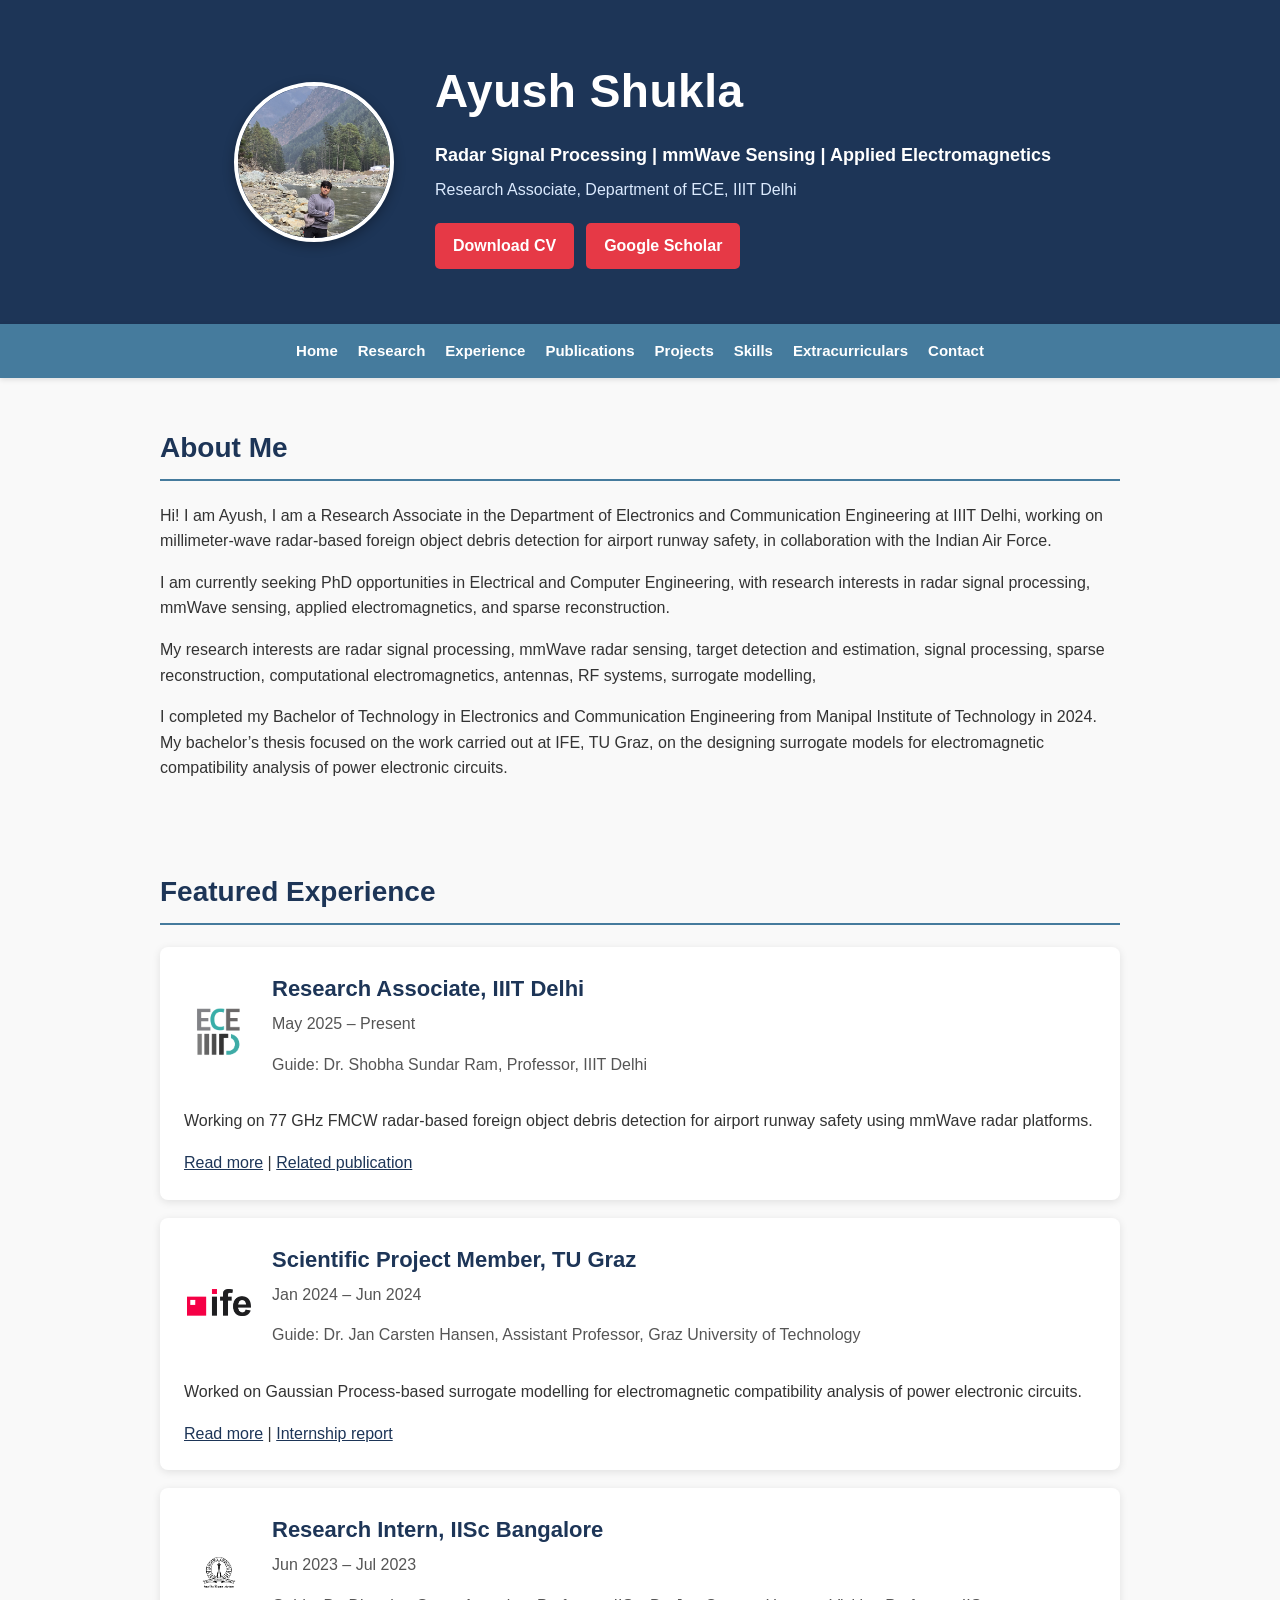
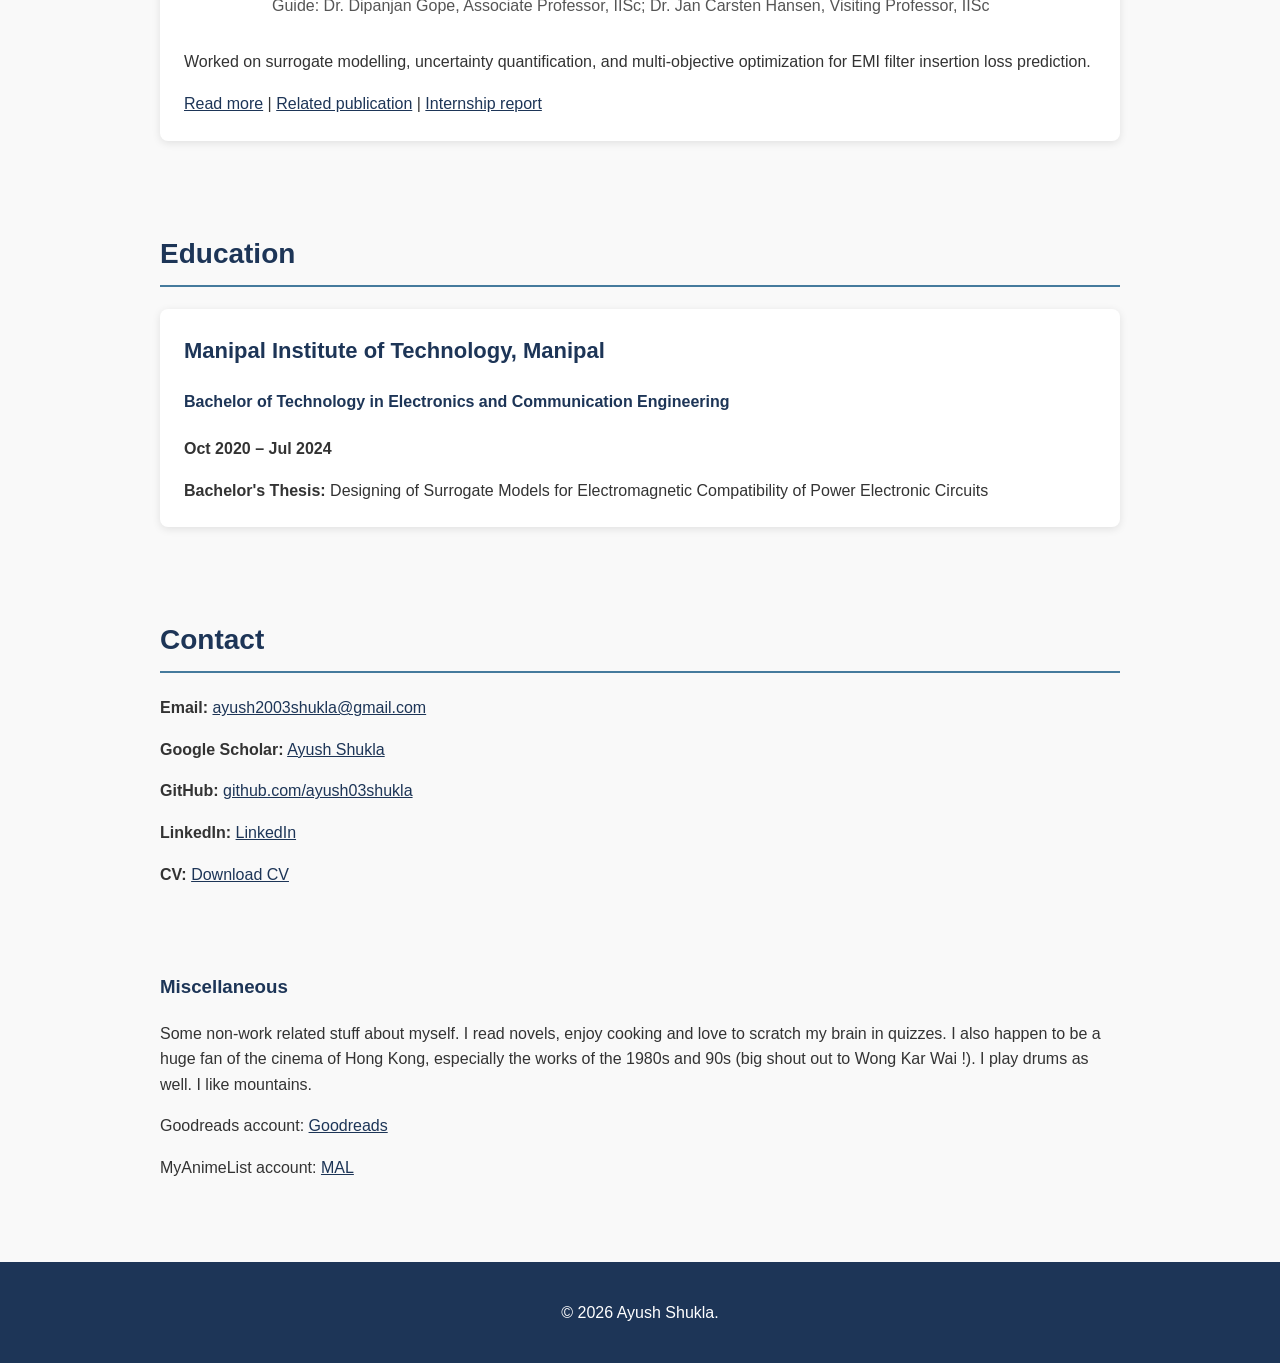
<file: index.html>
<!DOCTYPE html>
<html lang="en">
<head>
  <meta charset="UTF-8" />
  <meta name="viewport" content="width=device-width, initial-scale=1.0" />

  <title>Ayush Shukla | Radar & Electromagnetics Research</title>

  <meta
    name="description"
    content="Personal research website of Ayush Shukla, focused on radar signal processing, mmWave sensing, applied electromagnetics, and sparse reconstruction."
  />

  <link rel="stylesheet" href="style.css" />
</head>

<body>

  <!-- Header / Home -->
  <header id="home">
    <div class="header-content">

      <div class="profile-photo-container">
        <img
          src="Assets/profile_pic_Ayush.JPEG"
          alt="Ayush Shukla"
          class="profile-photo"
        />
      </div>

      <div class="header-text">
        <h1>Ayush Shukla</h1>

        <p class="tagline">
          Radar Signal Processing | mmWave Sensing | Applied Electromagnetics
        </p>

        <p class="header-subtitle">
          Research Associate, Department of ECE, IIIT Delhi
        </p>

        <div class="header-buttons">
          <a href="Assets/CV_ShuklaAyush.pdf" target="_blank">Download CV</a>
          <a href="https://scholar.google.com/citations?user=vXJbNUUAAAAJ&hl=en" target="_blank" class="top-btn scholar-btn"> Google Scholar </a>
         <!-- 
          <a href="research.html">Research</a>
          <a href="publication.html">Publications</a>
          <a href="projects.html">Projects</a>
         -->
        </div>
      </div>

    </div>
  </header>

  <!-- Navigation -->
  <nav>
    <a href="index.html">Home</a>
    <a href="research.html">Research</a>
    <a href="experience.html">Experience</a>
    <a href="publication.html">Publications</a>
    <a href="projects.html">Projects</a>
    <a href="skills.html">Skills</a>
    <a href="extra.html">Extracurriculars</a>
    <a href="#contact">Contact</a>
  </nav>

  <!-- About -->
  <section id="about">
    <h2>About Me</h2>

    <p>
      Hi! I am Ayush, I am a Research Associate in the Department of Electronics and Communication
      Engineering at IIIT Delhi, working on millimeter-wave radar-based foreign
      object debris detection for airport runway safety, in collaboration with the Indian Air Force.
    </p>
    <p>
      I am currently seeking PhD opportunities in Electrical and Computer Engineering,
      with research interests in radar signal processing, mmWave sensing, applied
      electromagnetics, and sparse reconstruction.
    </p>

    <p>
      My research interests are radar signal processing, mmWave radar sensing,
      target detection and estimation, signal processing, sparse reconstruction,
      computational electromagnetics, antennas, RF systems, surrogate modelling, 
    </p>

    <p>
      I completed my Bachelor of Technology in Electronics and Communication Engineering from
      Manipal Institute of Technology in 2024. My bachelor’s thesis focused on the work carried out at IFE, TU Graz, on the 
      designing surrogate models for electromagnetic compatibility analysis of
      power electronic circuits.
    </p>
  </section>

  <!-- Featured Experience -->
    <!-- Featured Experience -->
  <section id="featured-experience">
    <h2>Featured Experience</h2>
  
    <div class="exp-block">
      <div class="experience-header">
        <div class="logo-box">
          <img src="Assets/ECE_logo_3.png" alt="ECE logo" class="org-logo" />
        </div>
  
        <div>
          <h3>Research Associate, IIIT Delhi</h3>
          <h4>May 2025 – Present</h4>
          <h4>Guide: Dr. Shobha Sundar Ram, Professor, IIIT Delhi</h4>
        </div>
      </div>
  
      <p>
        Working on 77 GHz FMCW radar-based foreign object debris detection for
        airport runway safety using mmWave radar platforms.
      </p>
  
      <p>
        <a href="experience.html#iiitd">Read more</a>
        |
        <a href="publication.html#radarconf2026">Related publication</a>
      </p>
    </div>
  
    <div class="exp-block">
      <div class="experience-header">
        <div class="logo-box">
          <img src="Assets/IFE.png" alt="TU Graz logo" class="org-logo" />
        </div>
  
        <div>
          <h3>Scientific Project Member, TU Graz</h3>
          <h4>Jan 2024 – Jun 2024</h4>
          <h4>Guide: Dr. Jan Carsten Hansen, Assistant Professor, Graz University of Technology</h4>
        </div>
      </div>
  
      <p>
        Worked on Gaussian Process-based surrogate modelling for electromagnetic
        compatibility analysis of power electronic circuits.
      </p>
  
      <p>
        <a href="experience.html#tugraz">Read more</a>
        |
        <a href="Assets/finalreport.pdf" target="_blank">Internship report</a>
      </p>
    </div>
  
    <div class="exp-block">
      <div class="experience-header">
        <div class="logo-box">
          <img
            src="Assets/IISc_Master_Seal_Black_Transparent.png"
            alt="IISc Bangalore logo"
            class="org-logo"
          />
        </div>
  
        <div>
          <h3>Research Intern, IISc Bangalore</h3>
          <h4>Jun 2023 – Jul 2023</h4>
          <h4>Guide: Dr. Dipanjan Gope, Associate Professor, IISc; Dr. Jan Carsten Hansen, Visiting Professor, IISc</h4>
        </div>
      </div>
  
      <p>
        Worked on surrogate modelling, uncertainty quantification, and
        multi-objective optimization for EMI filter insertion loss prediction.
      </p>
  
      <p>
        <a href="experience.html#iisc">Read more</a>
        |
        <a href="publication.html#edaps2023">Related publication</a>
        |
        <a href="Assets/200907282_itr_final.pdf" target="_blank">Internship report</a>
      </p>
    </div>
  </section>
    <!-- Education -->
  <section id="education">
    <h2>Education</h2>
  
    <div class="project">
      <h3>Manipal Institute of Technology, Manipal</h3>
      <h4>Bachelor of Technology in Electronics and Communication Engineering</h4>
  
      <p>
        <strong>Oct 2020 – Jul 2024</strong>
      </p>
  
  
      <p>
        <strong>Bachelor's Thesis:</strong> Designing of Surrogate Models for
        Electromagnetic Compatibility of Power Electronic Circuits
      </p>
    </div>
  </section>
  <!-- Contact -->
  <section id="contact">
    <h2>Contact</h2>
    <p>
      <strong>Email:</strong>
      <a href="mailto:ayush2003shukla@gmail.com">ayush2003shukla@gmail.com</a>
    </p>
    <p>
      <strong>Google Scholar:</strong>
      <a href="https://scholar.google.com/citations?user=vXJbNUUAAAAJ&hl=en">Ayush Shukla</a>
    </p>
    <p>
      <strong>GitHub:</strong>
      <a href="https://github.com/ayush03shukla" target="_blank">
        github.com/ayush03shukla
      </a>
    </p>

    <p>
      <strong>LinkedIn:</strong>
      <a href="https://www.linkedin.com/in/ayushshukla1/" target="_blank">
        LinkedIn
      </a>
    </p>

    <p>
      <strong>CV:</strong>
      <a href="Assets/CV_ShuklaAyush.pdf" target="_blank">
        Download CV
      </a>
    </p>
  </section>

  <!-- Contact -->
  <section id="Misc">
    <h3>Miscellaneous</h3>

    <p>
    Some non-work related stuff about myself. I read novels, enjoy cooking and love to scratch my brain in quizzes. I also happen to be a huge fan of the cinema of Hong Kong, especially the works of 
    the 1980s and 90s (big shout out to Wong Kar Wai !). I play drums as well. I like mountains. 
    </p>
    <p>
    Goodreads account: 
    <a href="https://www.goodreads.com/user/show/194650435-ayush-shukla" target="_blank">
        Goodreads
    </a>
    </p>
      <p>
    MyAnimeList account: 
    <a href="https://myanimelist.net/profile/ravanxd" target="_blank">
        MAL
    </a>
    </p>
  </section>

  <footer>
    <p>© 2026 Ayush Shukla.</p>
  </footer>

</body>
</html>
</file>
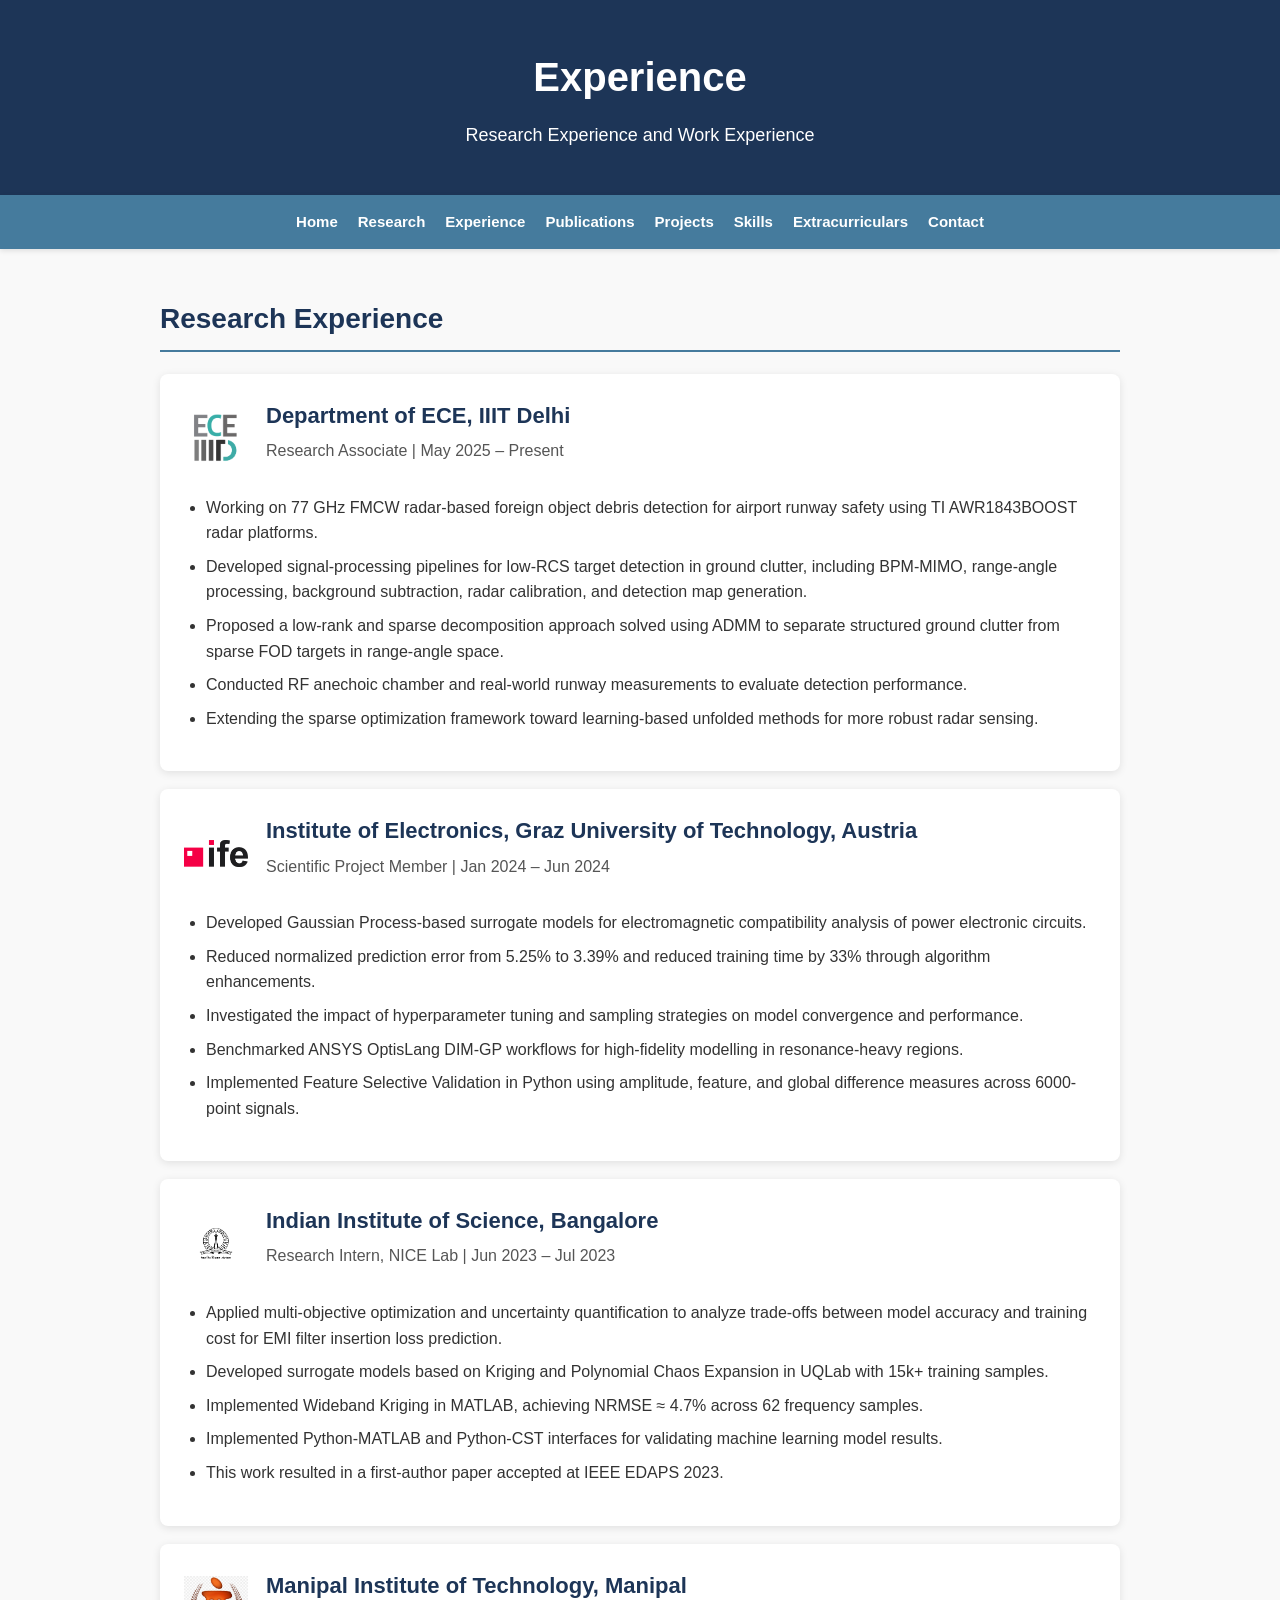
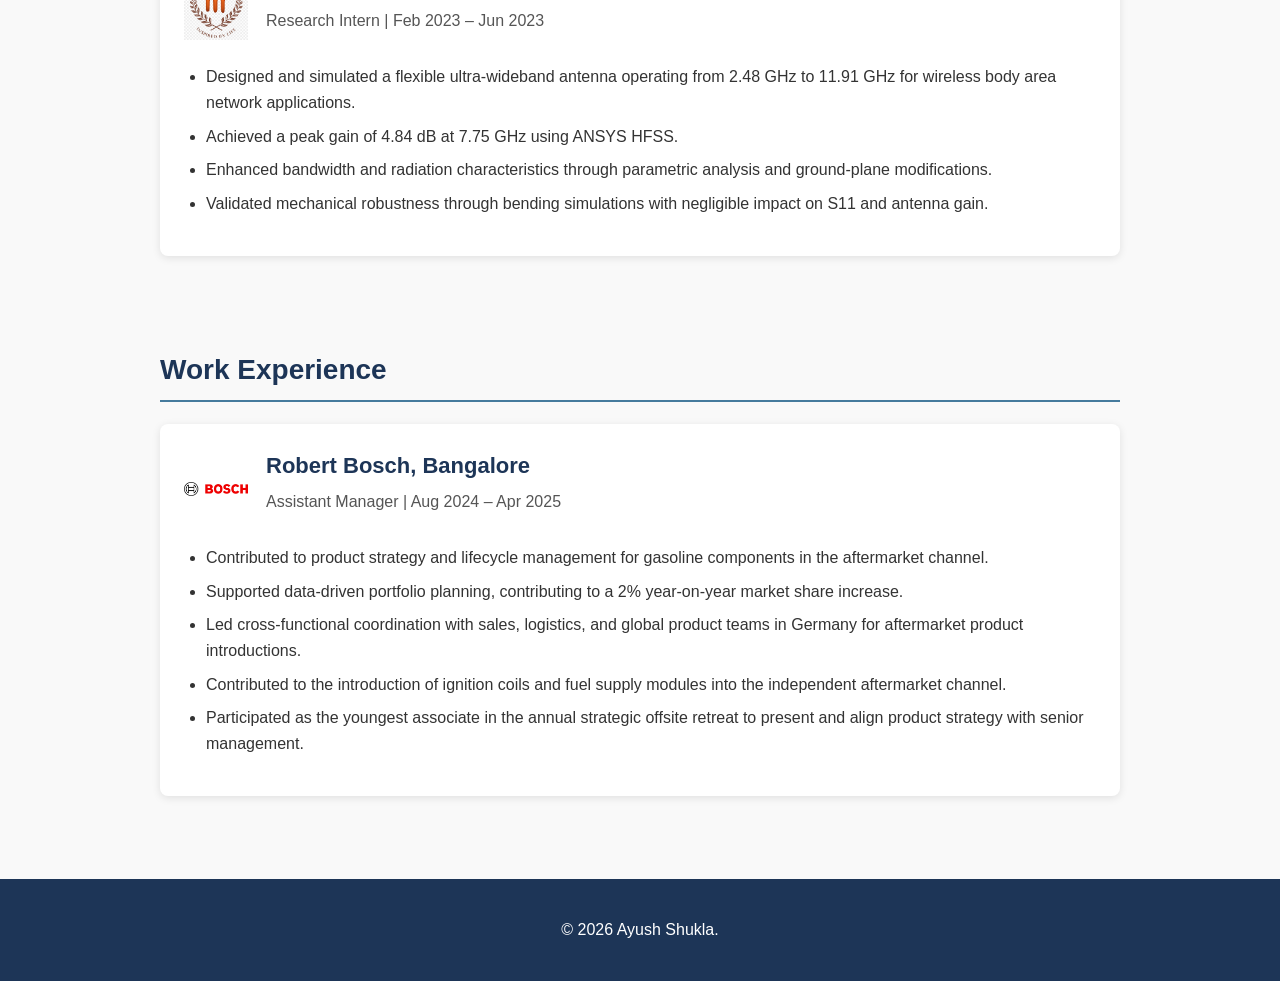
<file: experience.html>
<!DOCTYPE html>
<html lang="en">
<head>
  <meta charset="UTF-8" />
  <meta name="viewport" content="width=device-width, initial-scale=1.0" />

  <title>Experience | Ayush Shukla</title>
  <link rel="stylesheet" href="style.css" />
</head>

<body>

  <header class="page-header">
    <h1>Experience</h1>
    <p>Research Experience and Work Experience</p>
  </header>

  <nav>
    <a href="index.html">Home</a>
    <a href="research.html">Research</a>
    <a href="experience.html">Experience</a>
    <a href="publication.html">Publications</a>
    <a href="projects.html">Projects</a>
    <a href="skills.html">Skills</a>
    <a href="extra.html">Extracurriculars</a>
    <a href="index.html#contact">Contact</a>
  </nav>

  <section>
    <h2>Research Experience</h2>

    <div id="iiitd" class="exp-block">
      <div class="experience-header">
        <img src="Assets/ECE_logo_3.png" alt="IIIT Delhi logo" class="org-logo" />

        <div>
          <h3>Department of ECE, IIIT Delhi</h3>
          <h4>Research Associate | May 2025 – Present</h4>
        </div>
      </div>

      <ul>
        <li>
          Working on 77 GHz FMCW radar-based foreign object debris detection for
          airport runway safety using TI AWR1843BOOST radar platforms.
        </li>
        <li>
          Developed signal-processing pipelines for low-RCS target detection in
          ground clutter, including BPM-MIMO, range-angle processing, background
          subtraction, radar calibration, and detection map generation.
        </li>
        <li>
          Proposed a low-rank and sparse decomposition approach solved using ADMM
          to separate structured ground clutter from sparse FOD targets in
          range-angle space.
        </li>
        <li>
          Conducted RF anechoic chamber and real-world runway measurements to
          evaluate detection performance.
        </li>
        <li>
          Extending the sparse optimization framework toward learning-based
          unfolded methods for more robust radar sensing.
        </li>
      </ul>
    </div>

    <div id="tugraz" class="exp-block">
      <div class="experience-header">
        <img src="Assets/IFE.png" alt="TU Graz logo" class="org-logo" />

        <div>
          <h3>Institute of Electronics, Graz University of Technology, Austria</h3>
          <h4>Scientific Project Member | Jan 2024 – Jun 2024</h4>
        </div>
      </div>

      <ul>
        <li>
          Developed Gaussian Process-based surrogate models for electromagnetic
          compatibility analysis of power electronic circuits.
        </li>
        <li>
          Reduced normalized prediction error from 5.25% to 3.39% and reduced
          training time by 33% through algorithm enhancements.
        </li>
        <li>
          Investigated the impact of hyperparameter tuning and sampling
          strategies on model convergence and performance.
        </li>
        <li>
          Benchmarked ANSYS OptisLang DIM-GP workflows for high-fidelity
          modelling in resonance-heavy regions.
        </li>
        <li>
          Implemented Feature Selective Validation in Python using amplitude,
          feature, and global difference measures across 6000-point signals.
        </li>
      </ul>
    </div>

    <div id="iisc" class="exp-block">
      <div class="experience-header">
        <img src="Assets/IISc_Master_Seal_Black_Transparent.png" alt="IISc Bangalore logo" class="org-logo" />

        <div>
          <h3>Indian Institute of Science, Bangalore</h3>
          <h4>Research Intern, NICE Lab | Jun 2023 – Jul 2023</h4>
        </div>
      </div>

      <ul>
        <li>
          Applied multi-objective optimization and uncertainty quantification to
          analyze trade-offs between model accuracy and training cost for EMI
          filter insertion loss prediction.
        </li>
        <li>
          Developed surrogate models based on Kriging and Polynomial Chaos
          Expansion in UQLab with 15k+ training samples.
        </li>
        <li>
          Implemented Wideband Kriging in MATLAB, achieving NRMSE ≈ 4.7% across
          62 frequency samples.
        </li>
        <li>
          Implemented Python-MATLAB and Python-CST interfaces for validating
          machine learning model results.
        </li>
        <li>
          This work resulted in a first-author paper accepted at IEEE EDAPS 2023.
        </li>
      </ul>
    </div>

    <div id="mit" class="exp-block">
      <div class="experience-header">
        <img src="Assets/manipal_logo.jpg" alt="Manipal Institute of Technology logo" class="org-logo" />

        <div>
          <h3>Manipal Institute of Technology, Manipal</h3>
          <h4>Research Intern | Feb 2023 – Jun 2023</h4>
        </div>
      </div>

      <ul>
        <li>
          Designed and simulated a flexible ultra-wideband antenna operating from
          2.48 GHz to 11.91 GHz for wireless body area network applications.
        </li>
        <li>
          Achieved a peak gain of 4.84 dB at 7.75 GHz using ANSYS HFSS.
        </li>
        <li>
          Enhanced bandwidth and radiation characteristics through parametric
          analysis and ground-plane modifications.
        </li>
        <li>
          Validated mechanical robustness through bending simulations with
          negligible impact on S11 and antenna gain.
        </li>
      </ul>
    </div>
  </section>

  <section>
    <h2>Work Experience</h2>

    <div id="bosch" class="exp-block">
      <div class="experience-header">
        <img src="Assets/Bosch_logo.png" alt="Bosch logo" class="org-logo" />

        <div>
          <h3>Robert Bosch, Bangalore</h3>
          <h4>Assistant Manager | Aug 2024 – Apr 2025</h4>
        </div>
      </div>

      <ul>
        <li>
          Contributed to product strategy and lifecycle management for gasoline
          components in the aftermarket channel.
        </li>
        <li>
          Supported data-driven portfolio planning, contributing to a 2% year-on-year
          market share increase.
        </li>
        <li>
          Led cross-functional coordination with sales, logistics, and global
          product teams in Germany for aftermarket product introductions.
        </li>
        <li>
          Contributed to the introduction of ignition coils and fuel supply modules
          into the independent aftermarket channel.
        </li>
        <li>
          Participated as the youngest associate in the annual strategic offsite
          retreat to present and align product strategy with senior management.
        </li>
      </ul>
    </div>
  </section>

  <footer>
    <p>© 2026 Ayush Shukla.</p>
  </footer>

</body>
</html>
</file>
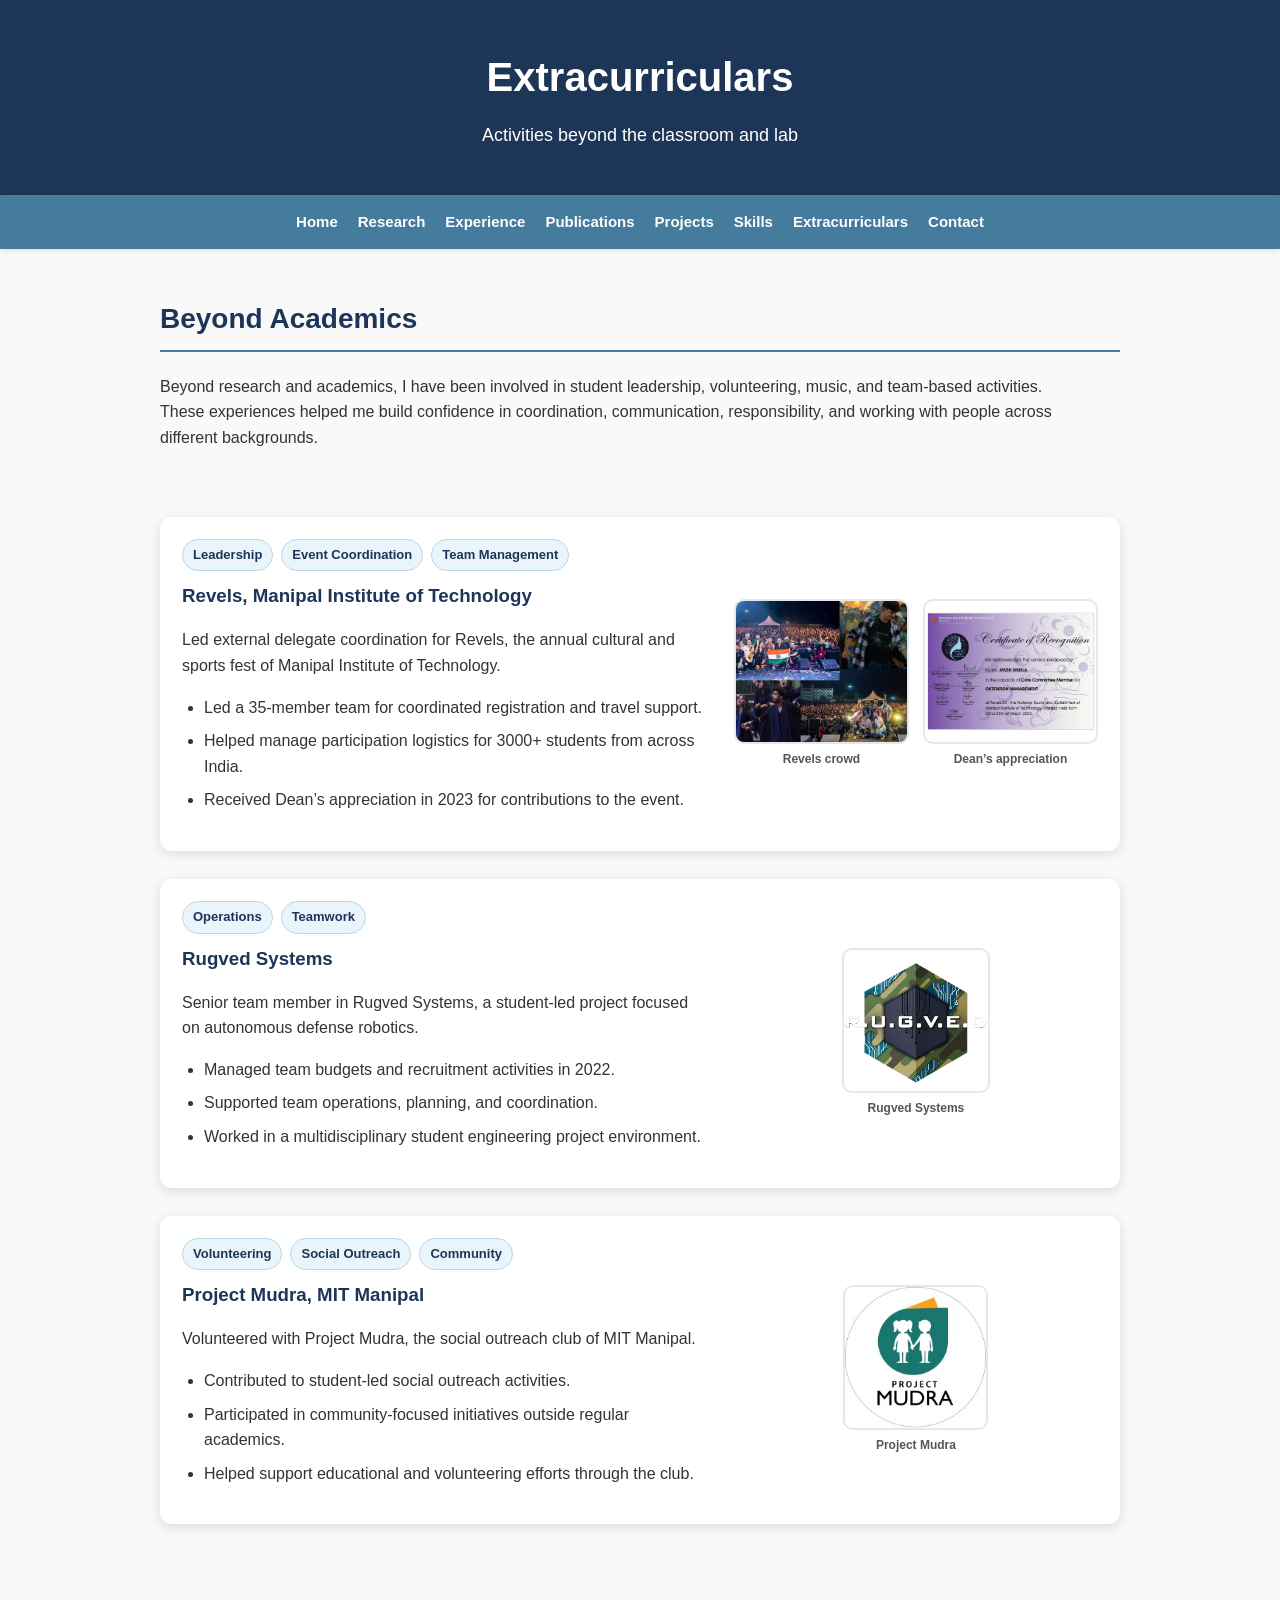
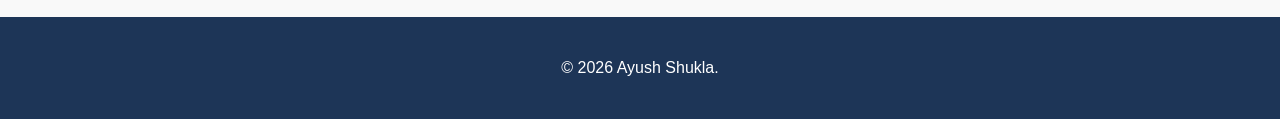
<file: extra.html>
<!DOCTYPE html>
<html lang="en">
<head>
  <meta charset="UTF-8" />
  <meta name="viewport" content="width=device-width, initial-scale=1.0" />

  <title>Extracurriculars | Ayush Shukla</title>
  <link rel="stylesheet" href="style.css" />
</head>

<body>

  <header class="page-header">
    <h1>Extracurriculars</h1>
    <p>Activities beyond the classroom and lab</p>
  </header>

  <nav>
    <a href="index.html">Home</a>
    <a href="research.html">Research</a>
    <a href="experience.html">Experience</a>
    <a href="publication.html">Publications</a>
    <a href="projects.html">Projects</a>
    <a href="skills.html">Skills</a>
    <a href="extra.html">Extracurriculars</a>
    <a href="index.html#contact">Contact</a>
  </nav>

  <section>
    <h2>Beyond Academics</h2>

    <p class="extra-intro">
      Beyond research and academics, I have been involved in student leadership,
      volunteering, music, and team-based activities. These experiences
      helped me build confidence in coordination, communication, responsibility,
      and working with people across different backgrounds.
    </p>

 <!--   <div class="extra-stats">
      <div>
        <strong>35+</strong>
        <span>Team members led</span>
      </div>

      <div>
        <strong>3000+</strong>
        <span>Students coordinated</span>
      </div>

      <div>
        <strong>2023</strong>
        <span>Dean’s appreciation</span>
      </div>
    </div> -->
  </section>

  <section>

    <!-- Revels -->
    <div class="extra-activity-card">
      <div class="extra-activity-text">
        <div class="badge-row">
          <span class="extra-badge">Leadership</span>
          <span class="extra-badge">Event Coordination</span>
          <span class="extra-badge">Team Management</span>
        </div>

        <h3>Revels, Manipal Institute of Technology</h3>

        <p>
          Led external delegate coordination for Revels, the annual cultural and
          sports fest of Manipal Institute of Technology.
        </p>

        <ul>
          <li>Led a 35-member team for coordinated registration and travel support.</li>
          <li>Helped manage participation logistics for 3000+ students from across India.</li>
          <li>Received Dean’s appreciation in 2023 for contributions to the event.</li>
        </ul>
      </div>

      <div class="extra-media-grid">
        <figure>
          <img
            src="Assets/revels24.jpg"
            alt="Revels event crowd"
            class="extra-thumb"
          />
          <figcaption>Revels crowd</figcaption>
        </figure>

        <figure>
          <img
            src="Assets/OM_CC.jpg"
            alt="Dean's appreciation certificate"
            class="extra-thumb certificate-thumb"
          />
          <figcaption>Dean’s appreciation</figcaption>
        </figure>
      </div>
    </div>

    <!-- Rugved Systems -->
    <div class="extra-activity-card">
      <div class="extra-activity-text">
        <div class="badge-row">
          <span class="extra-badge">Operations</span>
          <span class="extra-badge">Teamwork</span>
        </div>

        <h3>Rugved Systems</h3>

        <p>
          Senior team member in Rugved Systems, a student-led project focused on
          autonomous defense robotics.
        </p>

        <ul>
          <li>Managed team budgets and recruitment activities in 2022.</li>
          <li>Supported team operations, planning, and coordination.</li>
          <li>Worked in a multidisciplinary student engineering project environment.</li>
        </ul>
      </div>

      <div class="extra-media-grid single-image">
        <figure>
          <img
            src="Assets/RUGVED logo.png"
            alt="Rugved Systems logo"
            class="extra-thumb logo-thumb"
          />
          <figcaption>Rugved Systems</figcaption>
        </figure>
      </div>
    </div>

    <!-- Project Mudra -->
    <div class="extra-activity-card">
      <div class="extra-activity-text">
        <div class="badge-row">
          <span class="extra-badge">Volunteering</span>
          <span class="extra-badge">Social Outreach</span>
          <span class="extra-badge">Community</span>
        </div>

        <h3>Project Mudra, MIT Manipal</h3>

        <p>
          Volunteered with Project Mudra, the social outreach club of MIT Manipal.
        </p>

        <ul>
          <li>Contributed to student-led social outreach activities.</li>
          <li>Participated in community-focused initiatives outside regular academics.</li>
          <li>Helped support educational and volunteering efforts through the club.</li>
        </ul>
      </div>

      <div class="extra-media-grid single-image">
        <figure>
          <img
            src="Assets/projectmudra_logo.jpg"
            alt="Project Mudra logo"
            class="extra-thumb logo-thumb"
          />
          <figcaption>Project Mudra</figcaption>
        </figure>
      </div>
    </div>

  </section>

  <footer>
    <p>© 2026 Ayush Shukla.</p>
  </footer>

</body>
</html>
</file>
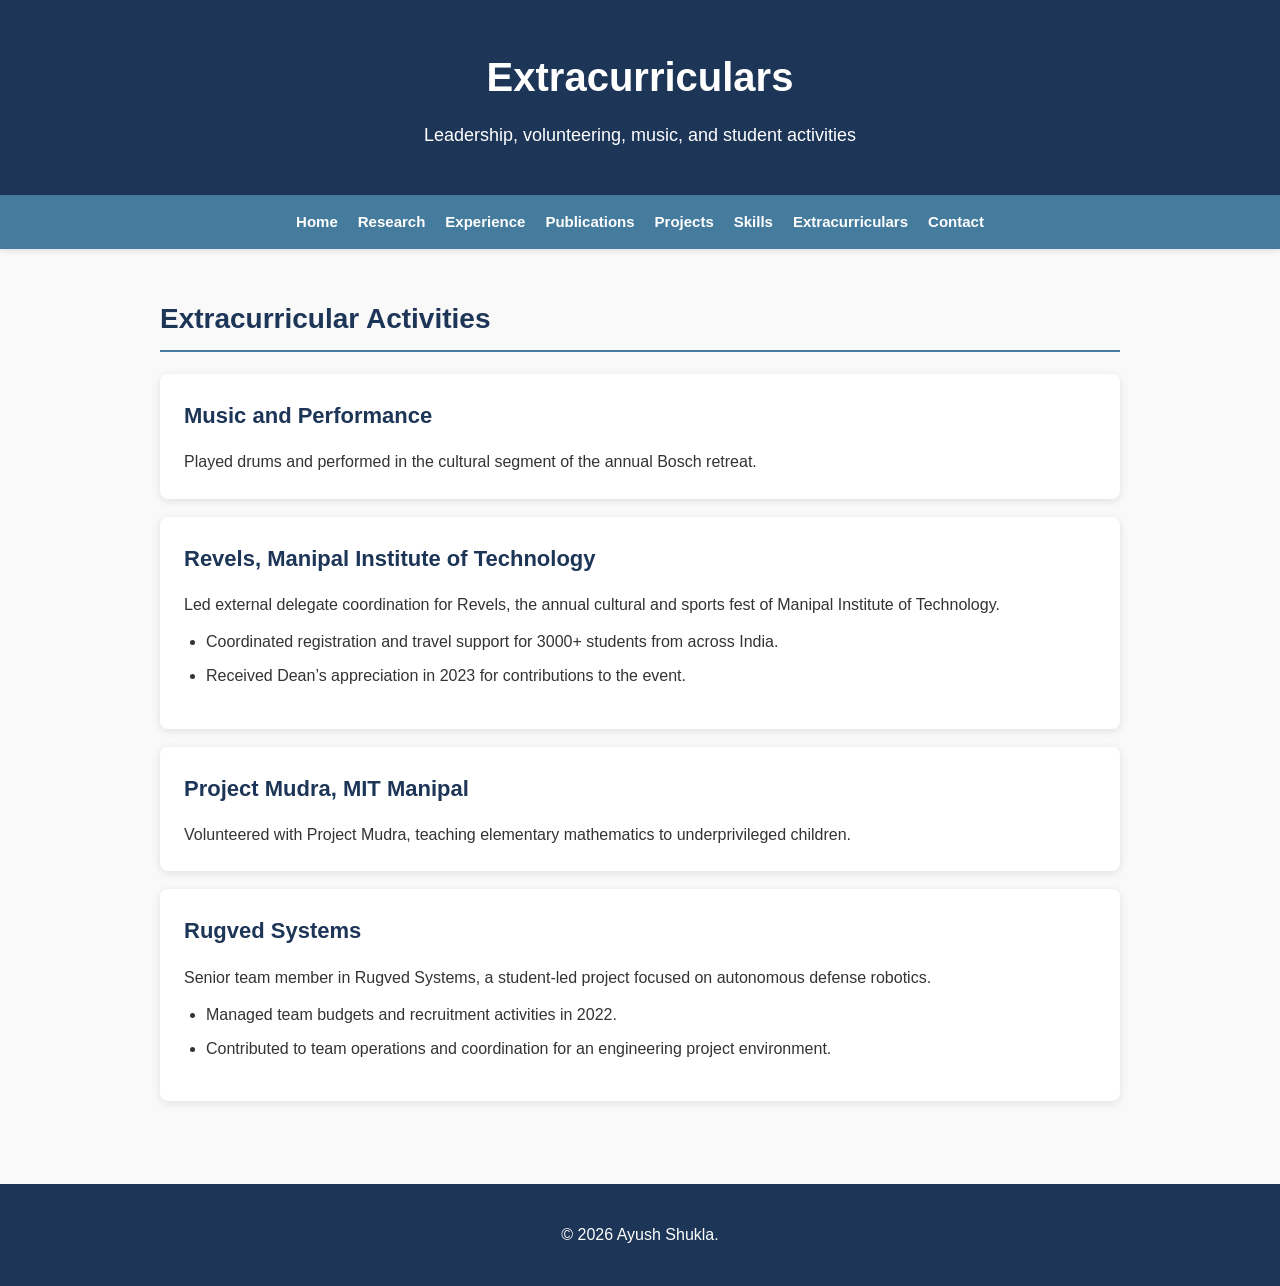
<file: Extras.html>
<!DOCTYPE html>
<html lang="en">
<head>
  <meta charset="UTF-8" />
  <meta name="viewport" content="width=device-width, initial-scale=1.0" />

  <title>Extracurriculars | Ayush Shukla</title>
  <link rel="stylesheet" href="style.css" />
</head>

<body>

  <header class="page-header">
    <h1>Extracurriculars</h1>
    <p>Leadership, volunteering, music, and student activities</p>
  </header>

  <nav>
    <a href="index.html">Home</a>
    <a href="research.html">Research</a>
    <a href="experience.html">Experience</a>
    <a href="publication.html">Publications</a>
    <a href="projects.html">Projects</a>
    <a href="skills.html">Skills</a>
    <a href="extra.html">Extracurriculars</a>
    <a href="index.html#contact">Contact</a>
  </nav>

  <section>
    <h2>Extracurricular Activities</h2>

    <div class="project">
      <h3>Music and Performance</h3>
      <p>
        Played drums and performed in the cultural segment of the annual Bosch
        retreat.
      </p>
    </div>

    <div class="project">
      <h3>Revels, Manipal Institute of Technology</h3>
      <p>
        Led external delegate coordination for Revels, the annual cultural and
        sports fest of Manipal Institute of Technology.
      </p>

      <ul>
        <li>
          Coordinated registration and travel support for 3000+ students from
          across India.
        </li>
        <li>
          Received Dean’s appreciation in 2023 for contributions to the event.
        </li>
      </ul>
    </div>

    <div class="project">
      <h3>Project Mudra, MIT Manipal</h3>
      <p>
        Volunteered with Project Mudra, teaching elementary mathematics to
        underprivileged children.
      </p>
    </div>

    <div class="project">
      <h3>Rugved Systems</h3>
      <p>
        Senior team member in Rugved Systems, a student-led project focused on
        autonomous defense robotics.
      </p>

      <ul>
        <li>
          Managed team budgets and recruitment activities in 2022.
        </li>
        <li>
          Contributed to team operations and coordination for an engineering
          project environment.
        </li>
      </ul>
    </div>
  </section>

  <footer>
    <p>© 2026 Ayush Shukla.</p>
  </footer>

</body>
</html>
</file>
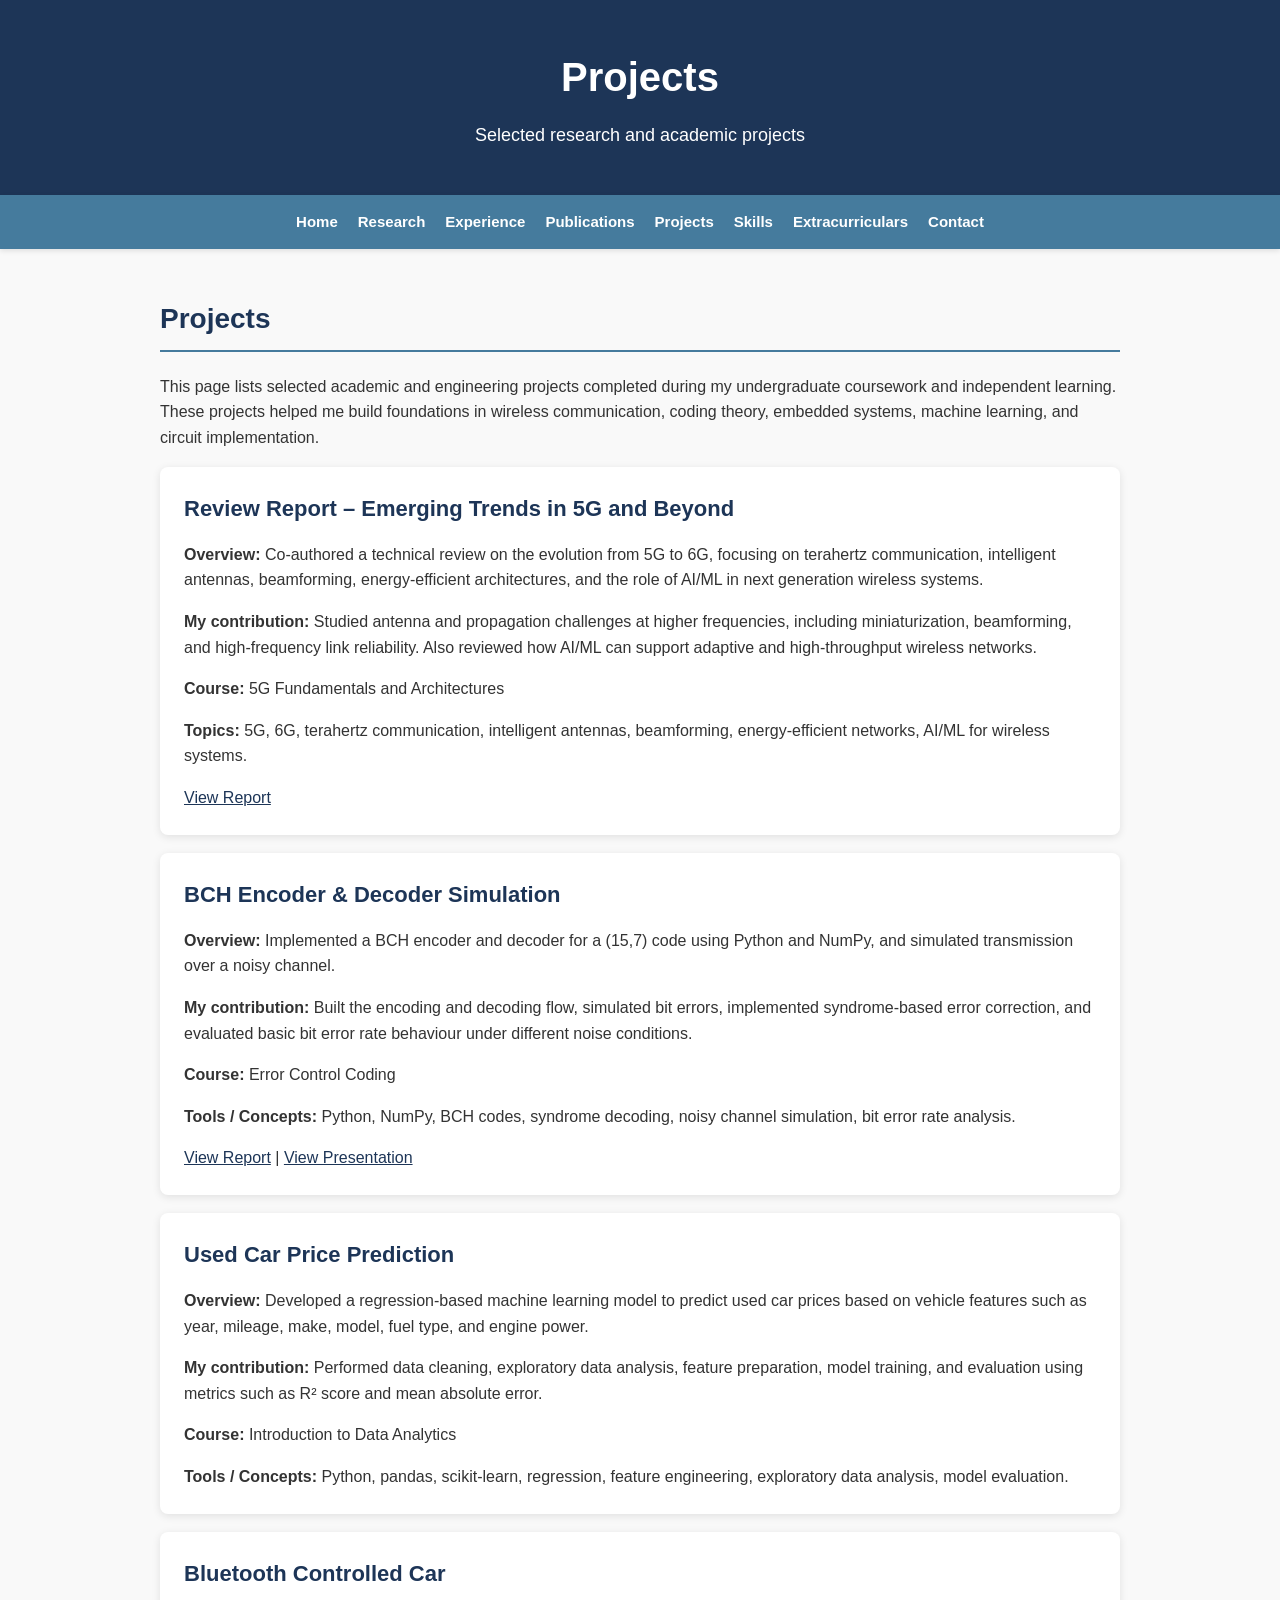
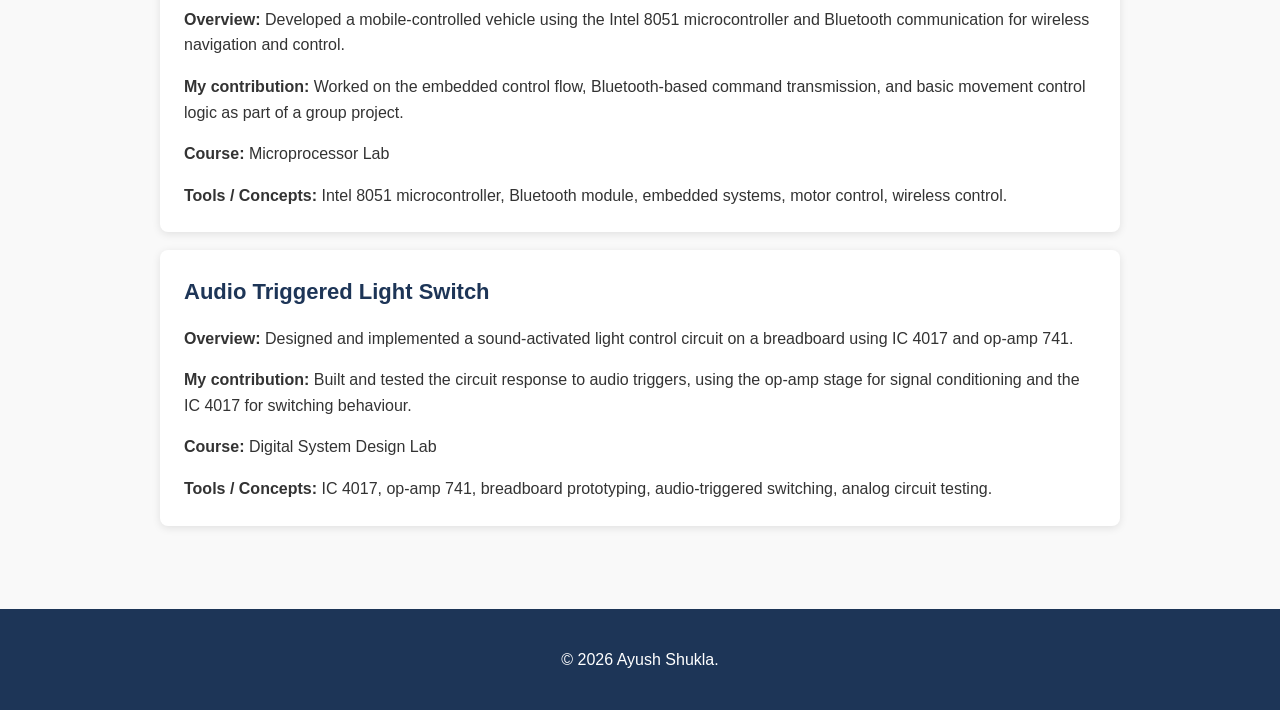
<file: projects.html>
<!DOCTYPE html>
<html lang="en">
<head>
  <meta charset="UTF-8" />
  <meta name="viewport" content="width=device-width, initial-scale=1.0" />

  <title>Projects | Ayush Shukla</title>
  <link rel="stylesheet" href="style.css" />
</head>

<body>

  <header class="page-header">
    <h1>Projects</h1>
    <p>Selected research and academic projects</p>
  </header>

  <nav>
    <a href="index.html">Home</a>
    <a href="research.html">Research</a>
    <a href="experience.html">Experience</a>
    <a href="publication.html">Publications</a>
    <a href="projects.html">Projects</a>
    <a href="skills.html">Skills</a>
    <a href="extra.html">Extracurriculars</a>
    <a href="index.html#contact">Contact</a>
  </nav>


  <section>
    <h2>Projects</h2>
  
    <p>
      This page lists selected academic and engineering projects completed during
      my undergraduate coursework and independent learning. These projects helped
      me build foundations in wireless communication, coding theory, embedded
      systems, machine learning, and circuit implementation.
    </p>
  
    <div id="project-5g" class="project">
      <h3>Review Report – Emerging Trends in 5G and Beyond</h3>
  
      <p>
        <strong>Overview:</strong> Co-authored a technical review on the evolution
        from 5G to 6G, focusing on terahertz communication, intelligent antennas,
        beamforming, energy-efficient architectures, and the role of AI/ML in next
        generation wireless systems.
      </p>
  
      <p>
        <strong>My contribution:</strong> Studied antenna and propagation challenges
        at higher frequencies, including miniaturization, beamforming, and
        high-frequency link reliability. Also reviewed how AI/ML can support
        adaptive and high-throughput wireless networks.
      </p>
  
      <p>
        <strong>Course:</strong> 5G Fundamentals and Architectures
      </p>
  
      <p>
        <strong>Topics:</strong> 5G, 6G, terahertz communication, intelligent
        antennas, beamforming, energy-efficient networks, AI/ML for wireless systems.
      </p>
  
      <p>
        <a href="Assets/Review_paper.pdf" target="_blank">View Report</a>
      </p>
    </div>
  
    <div id="project-bch" class="project">
      <h3>BCH Encoder & Decoder Simulation</h3>
  
      <p>
        <strong>Overview:</strong> Implemented a BCH encoder and decoder for a
        (15,7) code using Python and NumPy, and simulated transmission over a noisy
        channel.
      </p>
  
      <p>
        <strong>My contribution:</strong> Built the encoding and decoding flow,
        simulated bit errors, implemented syndrome-based error correction, and
        evaluated basic bit error rate behaviour under different noise conditions.
      </p>
  
      <p>
        <strong>Course:</strong> Error Control Coding
      </p>
  
      <p>
        <strong>Tools / Concepts:</strong> Python, NumPy, BCH codes, syndrome
        decoding, noisy channel simulation, bit error rate analysis.
      </p>
  
      <p>
        <a href="Assets/report_ECC.pdf" target="_blank">View Report</a>
        |
        <a href="Assets/Presentation_ECC.pdf" target="_blank">View Presentation</a>
      </p>
    </div>
  
    <div id="project-price" class="project">
      <h3>Used Car Price Prediction</h3>
  
      <p>
        <strong>Overview:</strong> Developed a regression-based machine learning
        model to predict used car prices based on vehicle features such as year,
        mileage, make, model, fuel type, and engine power.
      </p>
  
      <p>
        <strong>My contribution:</strong> Performed data cleaning, exploratory data
        analysis, feature preparation, model training, and evaluation using metrics
        such as R² score and mean absolute error.
      </p>
  
      <p>
        <strong>Course:</strong> Introduction to Data Analytics
      </p>
  
      <p>
        <strong>Tools / Concepts:</strong> Python, pandas, scikit-learn, regression,
        feature engineering, exploratory data analysis, model evaluation.
      </p>
  

    </div>
  
    <div id="project-bluetooth-car" class="project">
      <h3>Bluetooth Controlled Car</h3>
  
      <p>
        <strong>Overview:</strong> Developed a mobile-controlled vehicle using the
        Intel 8051 microcontroller and Bluetooth communication for wireless
        navigation and control.
      </p>
  
      <p>
        <strong>My contribution:</strong> Worked on the embedded control flow,
        Bluetooth-based command transmission, and basic movement control logic as
        part of a group project.
      </p>
  
      <p>
        <strong>Course:</strong> Microprocessor Lab
      </p>
  
      <p>
        <strong>Tools / Concepts:</strong> Intel 8051 microcontroller, Bluetooth
        module, embedded systems, motor control, wireless control.
      </p>
  

    </div>
  
    <div id="project-audio-switch" class="project">
      <h3>Audio Triggered Light Switch</h3>
  
      <p>
        <strong>Overview:</strong> Designed and implemented a sound-activated light
        control circuit on a breadboard using IC 4017 and op-amp 741.
      </p>
  
      <p>
        <strong>My contribution:</strong> Built and tested the circuit response to
        audio triggers, using the op-amp stage for signal conditioning and the IC
        4017 for switching behaviour.
      </p>
  
      <p>
        <strong>Course:</strong> Digital System Design Lab
      </p>
  
      <p>
        <strong>Tools / Concepts:</strong> IC 4017, op-amp 741, breadboard
        prototyping, audio-triggered switching, analog circuit testing.
      </p>

    </div>
  </section>

  <footer>
    <p>© 2026 Ayush Shukla.</p>
  </footer>

</body>
</html>
</file>
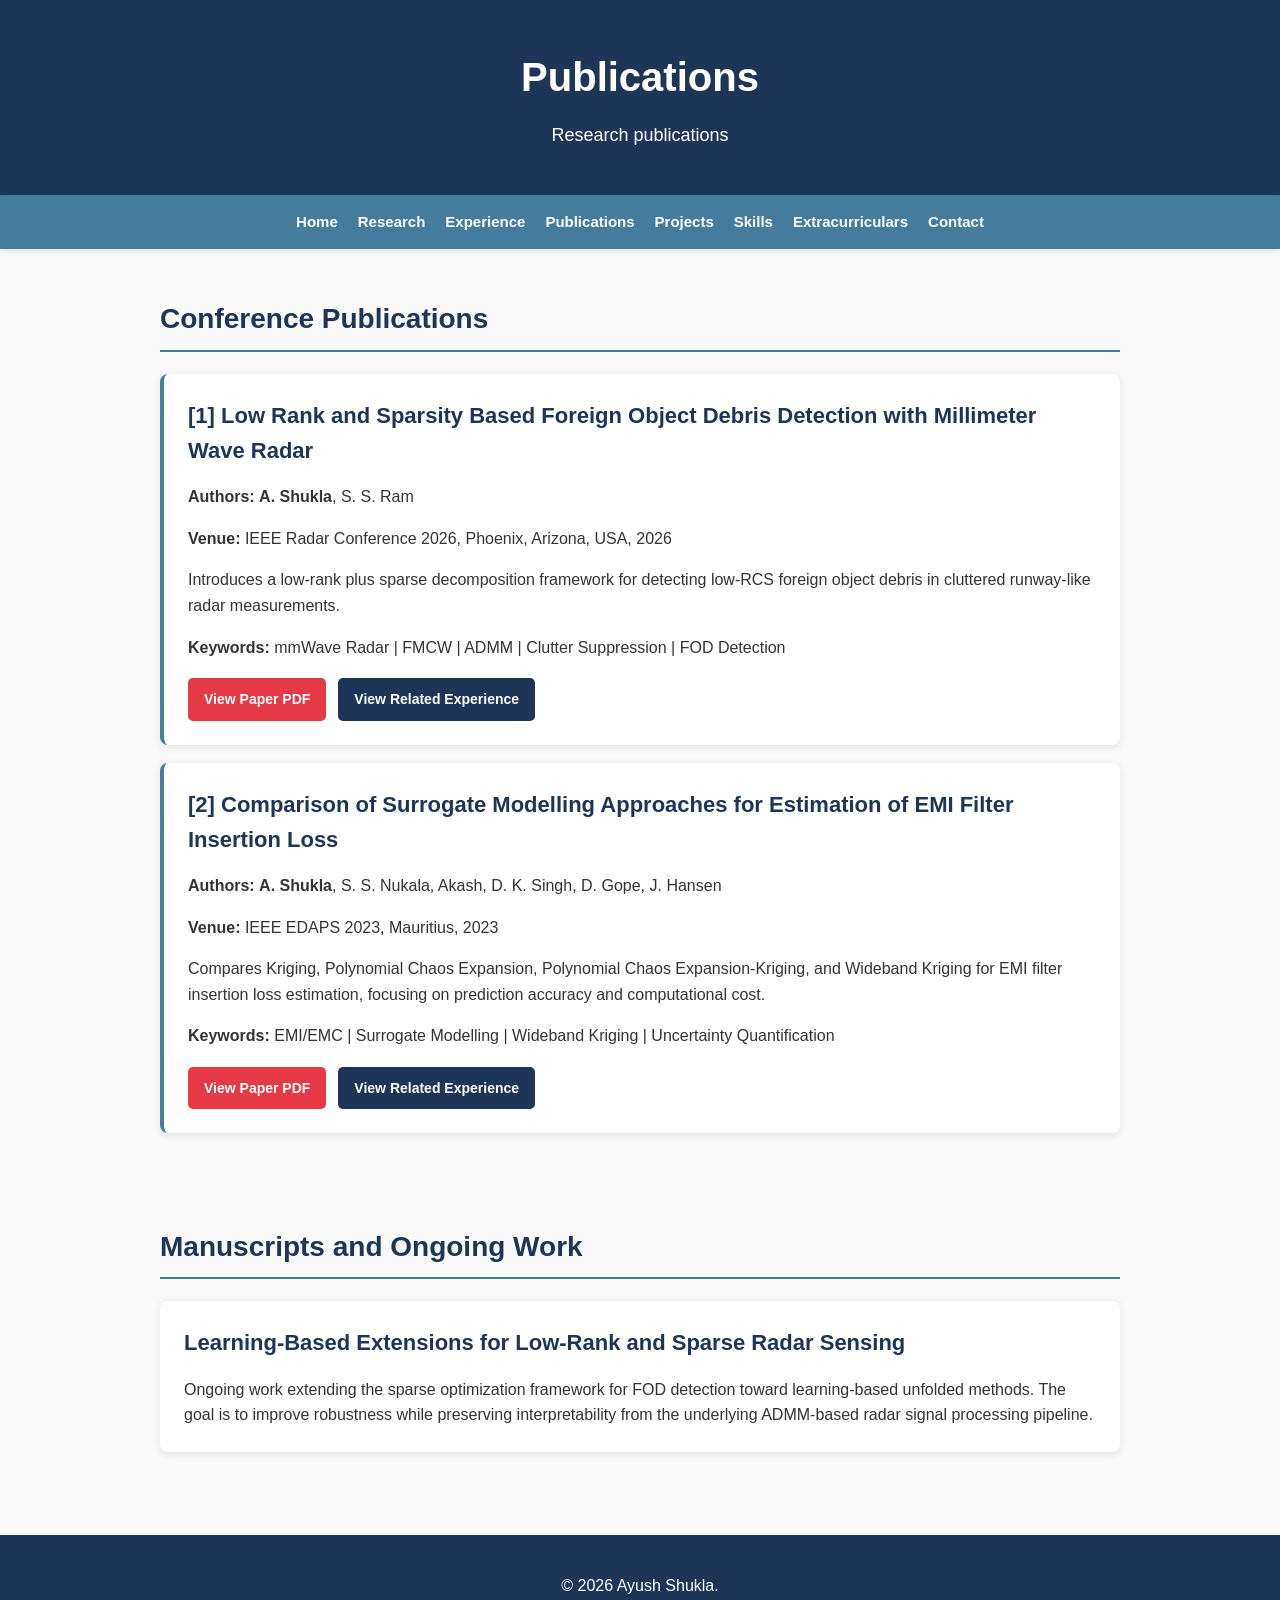
<file: publication.html>
<!DOCTYPE html>
<html lang="en">
<head>
  <meta charset="UTF-8" />
  <meta name="viewport" content="width=device-width, initial-scale=1.0" />

  <title>Publications | Ayush Shukla</title>
  <link rel="stylesheet" href="style.css" />
</head>

<body>

  <header class="page-header">
    <h1>Publications</h1>
    <p>Research publications</p>
  </header>

  <nav>
    <a href="index.html">Home</a>
    <a href="research.html">Research</a>
    <a href="experience.html">Experience</a>
    <a href="publication.html">Publications</a>
    <a href="projects.html">Projects</a>
    <a href="skills.html">Skills</a>
    <a href="extra.html">Extracurriculars</a>
    <a href="index.html#contact">Contact</a>
  </nav>

  <section>
    <h2>Conference Publications</h2>

    <div id="radarconf2026" class="project">
      <h3>
        [1] Low Rank and Sparsity Based Foreign Object Debris Detection with
        Millimeter Wave Radar
      </h3>

      <p>
        <strong>Authors:</strong> <strong>A. Shukla</strong>, S. S. Ram
      </p>

      <p>
        <strong>Venue:</strong> IEEE Radar Conference 2026, Phoenix, Arizona, USA, 2026
      </p>

      <p>
       Introduces a low-rank plus sparse decomposition framework for detecting low-RCS foreign object debris in cluttered runway-like radar measurements.
      </p>

      <p>
        <strong>Keywords:</strong> mmWave Radar | FMCW | ADMM | Clutter Suppression | FOD Detection
      </p>


      <div class="publication-buttons">
        <a href="Assets/RadarCon2026.pdf" target="_blank" class="pub-btn primary-pub-btn">
          View Paper PDF
        </a>
      
        <a href="experience.html#iiitd" class="pub-btn secondary-pub-btn">
          View Related Experience
        </a>
      </div>
    </div>

    <div id="edaps2023" class="project">
      <h3>
        [2] Comparison of Surrogate Modelling Approaches for Estimation of EMI Filter
        Insertion Loss
      </h3>

      <p>
        <strong>Authors:</strong> <strong>A. Shukla</strong>, S. S. Nukala, Akash, D. K. Singh,
        D. Gope, J. Hansen
      </p>

      <p>
        <strong>Venue:</strong> IEEE EDAPS 2023, Mauritius, 2023
      </p>

      <p>
        Compares Kriging, Polynomial Chaos Expansion, Polynomial Chaos Expansion-Kriging, and Wideband Kriging for EMI filter insertion loss estimation, focusing on prediction accuracy and computational cost.
      </p>

      <p>
        <strong>Keywords:</strong> EMI/EMC | Surrogate Modelling | Wideband Kriging | Uncertainty Quantification
      </p>

      <div class="publication-buttons">
        <a href="Assets/IISc_Paper.pdf" target="_blank" class="pub-btn primary-pub-btn">
          View Paper PDF
        </a>
      
        <a href="experience.html#iisc" class="pub-btn secondary-pub-btn">
          View Related Experience
        </a>
      </div>
    </div>
  </section>

  <section>
    <h2>Manuscripts and Ongoing Work</h2>

    <div class="project">
      <h3>Learning-Based Extensions for Low-Rank and Sparse Radar Sensing</h3>

      <p>
        Ongoing work extending the sparse optimization framework for FOD detection
        toward learning-based unfolded methods. The goal is to improve robustness
        while preserving interpretability from the underlying ADMM-based radar
        signal processing pipeline.
      </p>


    </div>
  </section>

  <footer>
    <p>© 2026 Ayush Shukla.</p>
  </footer>

</body>
</html>
</file>
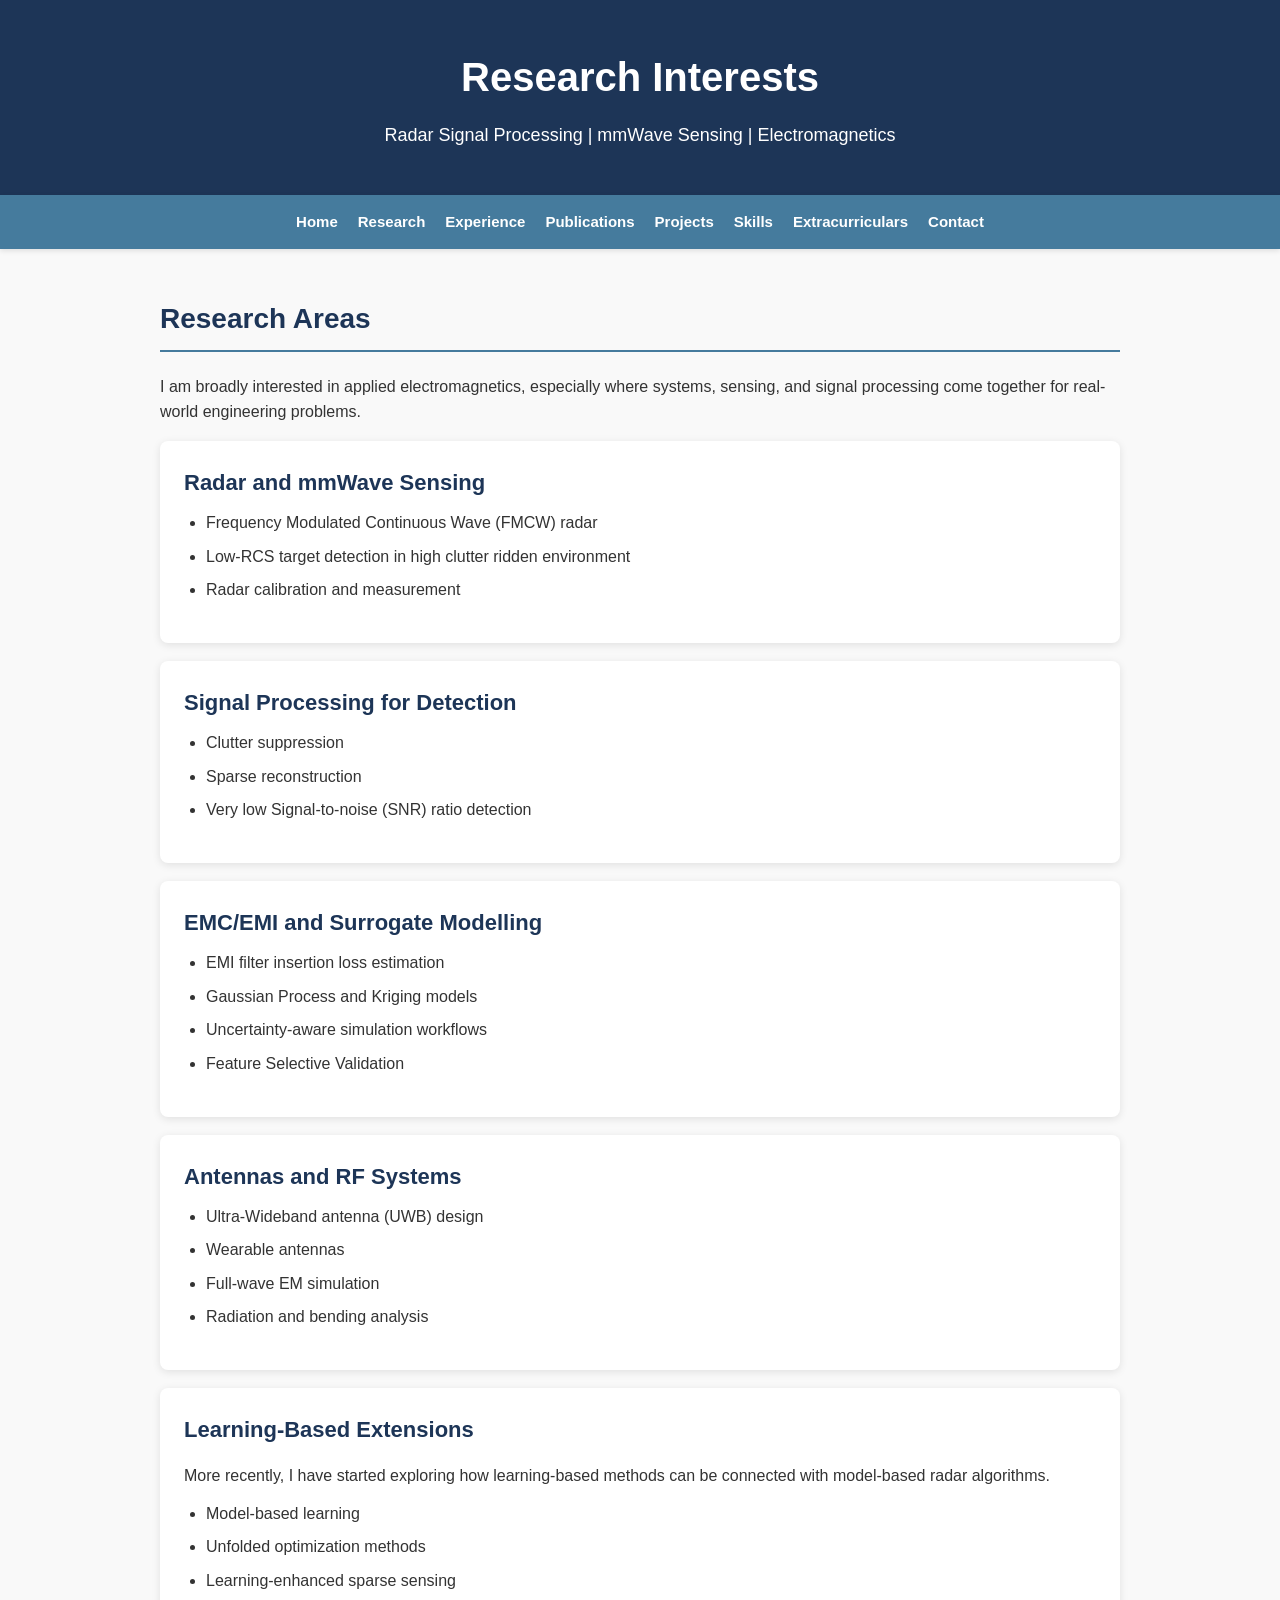
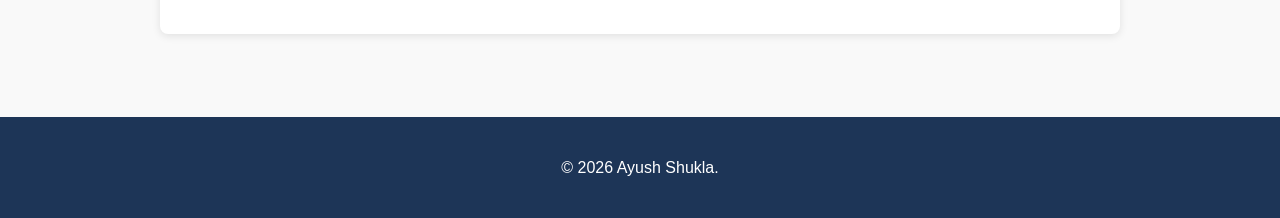
<file: research.html>
<!DOCTYPE html>
<html lang="en">
<head>
  <meta charset="UTF-8" />
  <meta name="viewport" content="width=device-width, initial-scale=1.0" />

  <title>Research | Ayush Shukla</title>
  <link rel="stylesheet" href="style.css" />
</head>

<body>

  <header class="page-header">
    <h1>Research Interests</h1>
    <p>Radar Signal Processing | mmWave Sensing | Electromagnetics</p>
  </header>

  <nav>
    <a href="index.html">Home</a>
    <a href="research.html">Research</a>
    <a href="experience.html">Experience</a>
    <a href="publication.html">Publications</a>
    <a href="projects.html">Projects</a>
    <a href="skills.html">Skills</a>
    <a href="extra.html">Extracurriculars</a>
    <a href="index.html#contact">Contact</a>
  </nav>

  <section>
  <h2>Research Areas</h2>

  <p>
    I am broadly interested in applied electromagnetics, especially where systems, sensing, and signal processing come together for real-world
    engineering problems.
  </p>

  <div class="project">
    <h3>Radar and mmWave Sensing</h3>
    <ul>
      <li>Frequency Modulated Continuous Wave (FMCW) radar</li>
      <li>Low-RCS target detection in high clutter ridden environment</li>
      <li>Radar calibration and measurement</li>
    </ul>
  </div>

  <div class="project">
    <h3>Signal Processing for Detection</h3>
    <ul>
      <li>Clutter suppression</li>
      <li>Sparse reconstruction</li>
      <li>Very low Signal-to-noise (SNR) ratio detection</li>
    </ul>
  </div>

  <div class="project">
    <h3>EMC/EMI and Surrogate Modelling</h3>
    <ul>
      <li>EMI filter insertion loss estimation</li>
      <li>Gaussian Process and Kriging models</li>
      <li>Uncertainty-aware simulation workflows</li>
      <li>Feature Selective Validation</li>
    </ul>
  </div>

  <div class="project">
    <h3>Antennas and RF Systems</h3>
    <ul>
      <li>Ultra-Wideband antenna (UWB) design</li>
      <li>Wearable antennas</li>
      <li>Full-wave EM simulation</li>
      <li>Radiation and bending analysis</li>
    </ul>
  </div>

  <div class="project">
    <h3>Learning-Based Extensions</h3>
    <p>
      More recently, I have started exploring how learning-based methods can be
      connected with model-based radar algorithms. 
    </p>
    <ul>
      <li>Model-based learning</li>
      <li>Unfolded optimization methods</li>
      <li>Learning-enhanced sparse sensing</li>
    </ul>
  </div>
  </section>

  <footer>
    <p>© 2026 Ayush Shukla.</p>
  </footer>

</body>
</html>
</file>
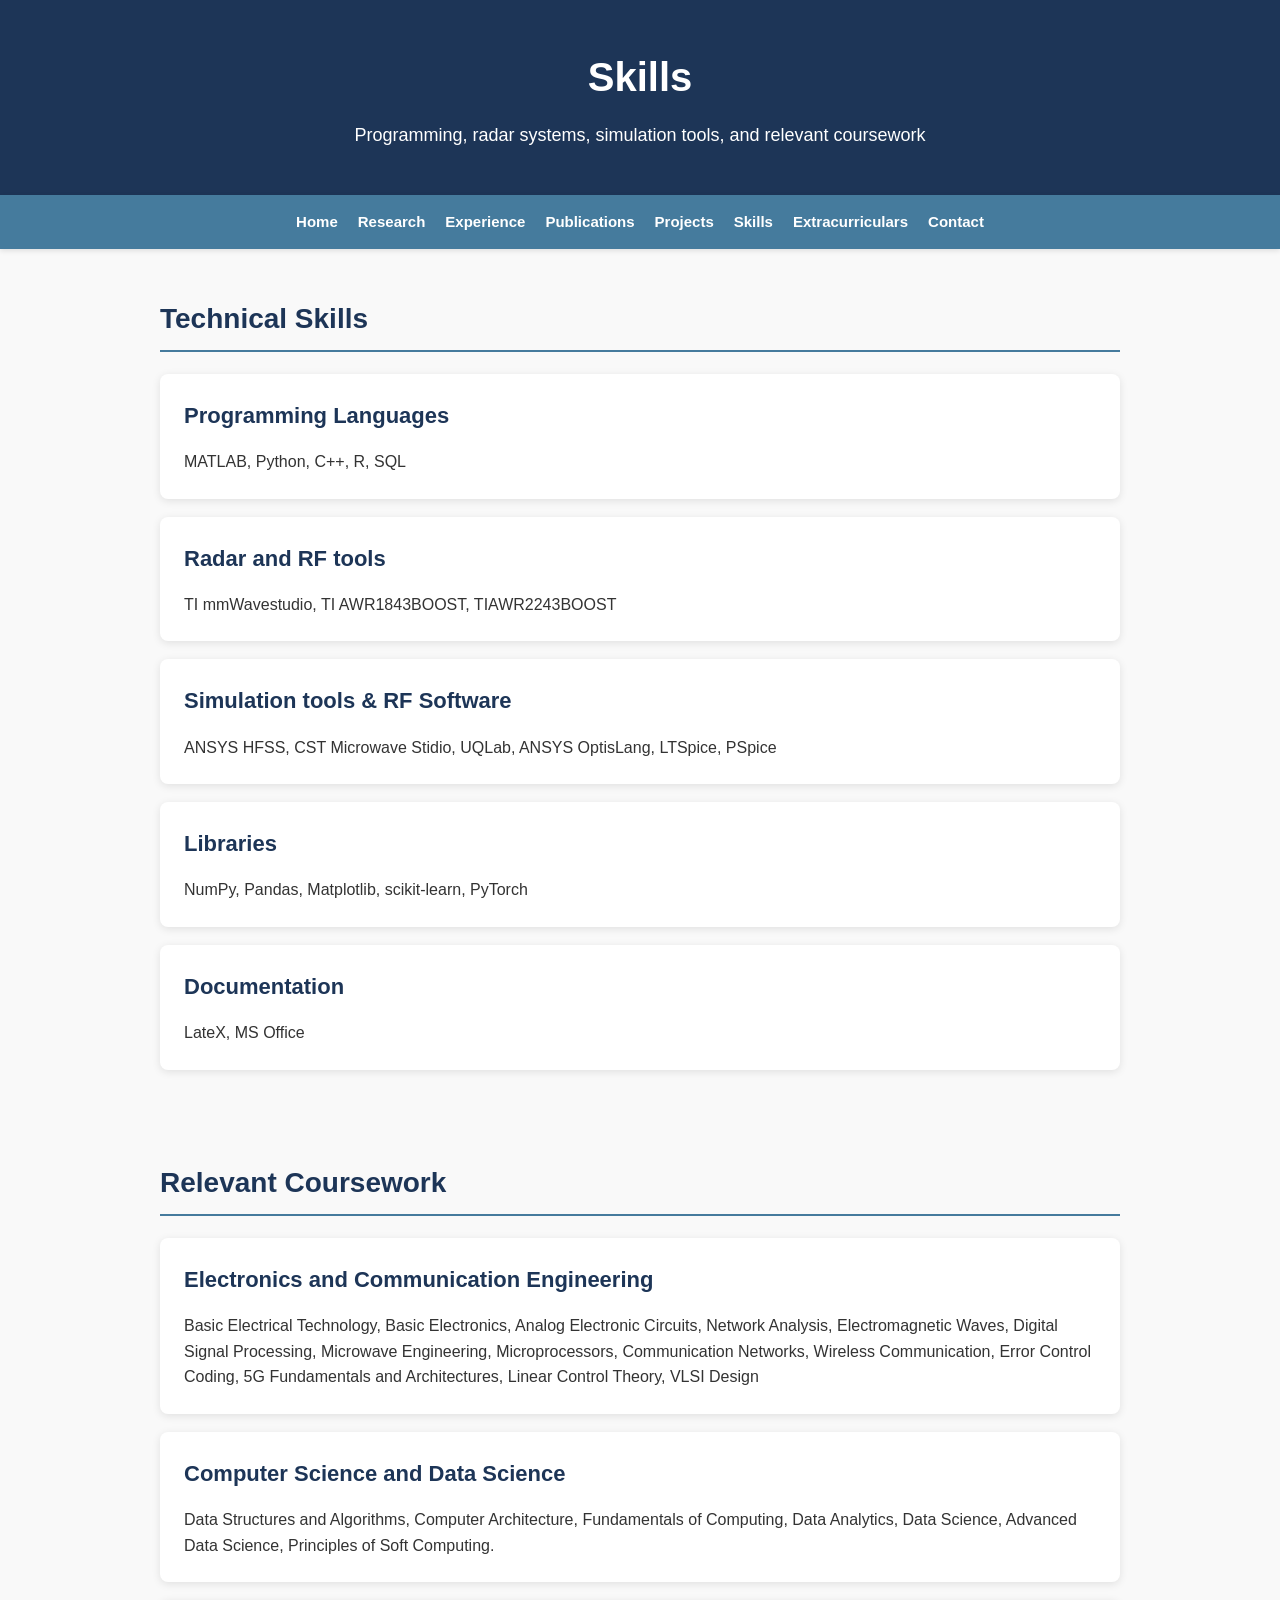
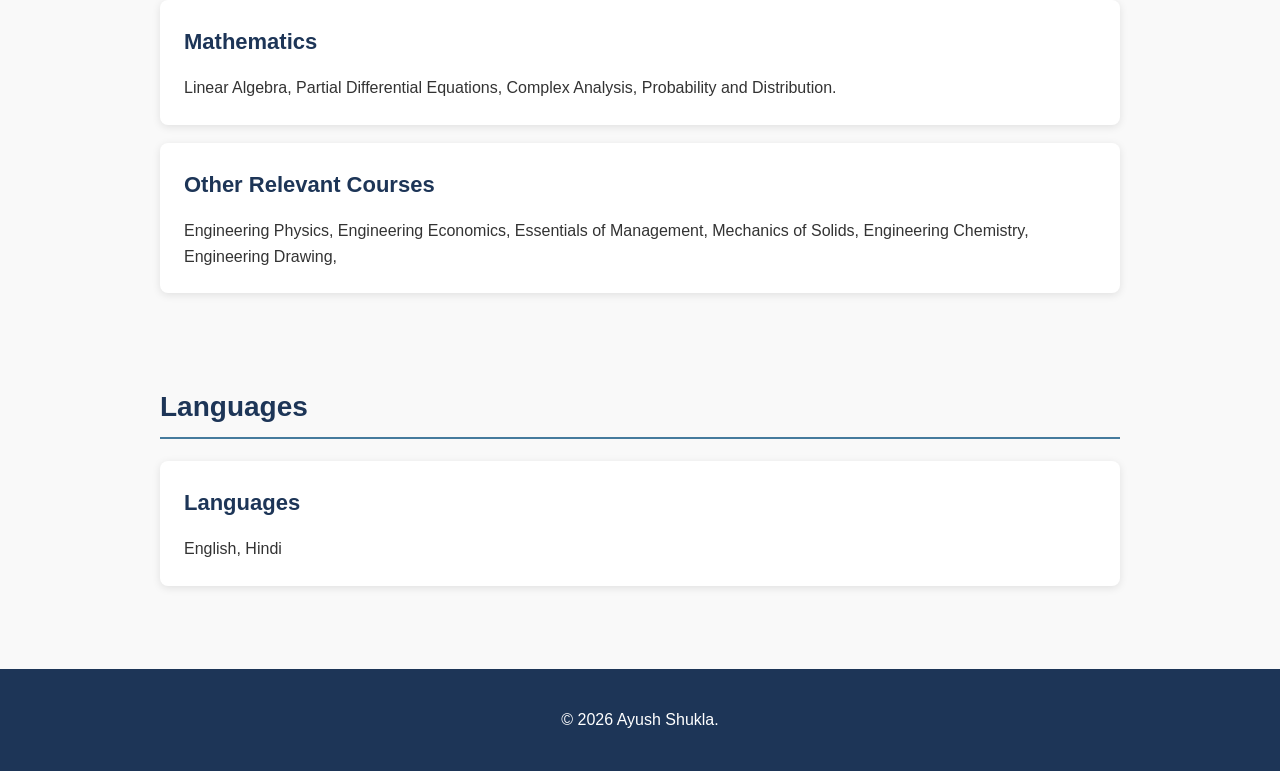
<file: skills.html>
<!DOCTYPE html>
<html lang="en">
<head>
  <meta charset="UTF-8" />
  <meta name="viewport" content="width=device-width, initial-scale=1.0" />

  <title>Skills | Ayush Shukla</title>
  <link rel="stylesheet" href="style.css" />
</head>

<body>

  <header class="page-header">
    <h1>Skills</h1>
    <p>Programming, radar systems, simulation tools, and relevant coursework</p>
  </header>

  <nav>
    <a href="index.html">Home</a>
    <a href="research.html">Research</a>
    <a href="experience.html">Experience</a>
    <a href="publication.html">Publications</a>
    <a href="projects.html">Projects</a>
    <a href="skills.html">Skills</a>
    <a href="extra.html">Extracurriculars</a>
    <a href="index.html#contact">Contact</a>
  </nav>

  <section>
    <h2>Technical Skills</h2>

    <div class="project">
      <h3>Programming Languages</h3>
      <p>
        MATLAB, Python, C++, R, SQL
      </p>
    </div>

    <div class="project">
      <h3>Radar and RF tools</h3>
      <p>
        TI mmWavestudio, TI AWR1843BOOST, TIAWR2243BOOST
      </p>
    </div>

    <div class="project">
      <h3>Simulation tools & RF Software</h3>
      <p>
        ANSYS HFSS, CST Microwave Stidio, UQLab, ANSYS OptisLang, LTSpice, PSpice 
      </p>
    </div>

    <div class="project">
      <h3>Libraries</h3>
      <p>
        NumPy, Pandas, Matplotlib, scikit-learn, PyTorch
      </p>
    </div>


    <div class="project">
      <h3>Documentation</h3>
      <p>
        LateX, MS Office
      </p>
    </div>
  </section>

  <section>
    <h2>Relevant Coursework</h2>

    <div class="project">
      <h3>Electronics and Communication Engineering</h3>
      <p>
        Basic Electrical Technology, Basic Electronics, Analog Electronic Circuits,
        Network Analysis, Electromagnetic Waves, Digital Signal Processing,
        Microwave Engineering, Microprocessors, Communication Networks, Wireless
        Communication, Error Control Coding, 5G Fundamentals and Architectures, Linear Control Theory, VLSI Design
      </p>
    </div>

    <div class="project">
      <h3>Computer Science and Data Science</h3>
      <p>
        Data Structures and Algorithms, Computer Architecture, Fundamentals of
        Computing, Data Analytics, Data Science, Advanced Data Science, Principles
        of Soft Computing.
      </p>
    </div>

    <div class="project">
      <h3>Mathematics</h3>
      <p>
        Linear Algebra, Partial Differential Equations, Complex Analysis,
        Probability and Distribution.
      </p>
    </div>

    <div class="project">
      <h3>Other Relevant Courses</h3>
      <p>
        Engineering Physics, Engineering Economics, Essentials of Management,
        Mechanics of Solids, Engineering Chemistry, Engineering Drawing, 
      </p>
    </div>
  </section>

  <section>
    <h2>Languages</h2>

    <div class="project">
      <h3>Languages</h3>
      <p>
        English, Hindi
      </p>
    </div>
  </section>

  <footer>
    <p>© 2026 Ayush Shukla.</p>
  </footer>

</body>
</html>
</file>
<file: style.css>
/* ---------- Base ---------- */

* {
  box-sizing: border-box;
}

html {
  scroll-behavior: smooth;
}

body {
  font-family: Arial, sans-serif;
  margin: 0;
  padding: 0;
  background: #f9f9f9;
  color: #333;
  line-height: 1.6;
}

img {
  max-width: 100%;
}

a {
  color: #1d3557;
}

h2,
h3,
h4 {
  color: #1d3557;
}

ul {
  padding-left: 22px;
}

li {
  margin-bottom: 8px;
}

/* ---------- Header ---------- */

header {
  background: #1d3557;
  color: #fff;
  padding: 55px 20px;
}

.header-content {
  max-width: 1000px;
  margin: 0 auto;
  display: flex;
  align-items: center;
  justify-content: center;
  gap: 36px;
  flex-wrap: wrap;
}

.profile-photo-container {
  width: 170px;
  height: 170px;
  flex: 0 0 170px;
  display: flex;
  align-items: center;
  justify-content: center;
}

.profile-photo {
  width: 160px !important;
  height: 160px !important;
  max-width: 160px !important;
  max-height: 160px !important;
  object-fit: cover !important;
  border-radius: 50% !important;
  border: 4px solid #fff;
  display: block;
  box-shadow: 0 4px 12px rgba(0, 0, 0, 0.3);
}

.header-text {
  text-align: left;
  max-width: 650px;
}

.header-text h1 {
  margin: 0;
  font-size: 46px;
  letter-spacing: 0.5px;
  color: #fff;
}

.tagline {
  margin: 12px 0 8px;
  font-size: 18px;
  color: #fff;
  font-weight: bold;
}

.header-subtitle {
  margin: 0 0 20px;
  font-size: 16px;
  color: #dbeafe;
}

.header-buttons {
  display: flex;
  gap: 12px;
  flex-wrap: wrap;
}

.btn {
  display: inline-block;
  padding: 11px 20px;
  text-decoration: none;
  border-radius: 5px;
  font-weight: bold;
  font-size: 14px;
}

.btn-red {
  background: #e63946;
  color: #fff;
}

.btn-red:hover {
  background: #d62839;
}

.btn-light {
  background: #fff;
  color: #1d3557;
}

.btn-light:hover {
  background: #f1f5f9;
}

/* ---------- Navigation ---------- */

nav {
  display: flex;
  justify-content: center;
  gap: 20px;
  background: #457b9d;
  padding: 15px 20px;
  position: sticky;
  top: 0;
  z-index: 1000;
  flex-wrap: wrap;
  box-shadow: 0 2px 5px rgba(0, 0, 0, 0.1);
}

nav a {
  color: #fff;
  text-decoration: none;
  font-weight: bold;
  font-size: 15px;
}

nav a:hover {
  text-decoration: underline;
}

/* ---------- Sections ---------- */

section {
  padding: 25px 20px;
  max-width: 1000px;
  margin: auto;
  scroll-margin-top: 75px;
}

section h2 {
  font-size: 28px;
  margin-bottom: 22px;
  border-bottom: 2px solid #457b9d;
  padding-bottom: 8px;
}

/* ---------- Cards ---------- */

.card,
.exp-block,
.project,
.mini-card {
  background: #fff;
  padding: 24px;
  margin-bottom: 18px;
  border-radius: 8px;
  box-shadow: 0 2px 8px rgba(0, 0, 0, 0.1);
}

.card p:last-child,
.project p:last-child,
.exp-block p:last-child {
  margin-bottom: 0;
}

/* ---------- Research / Skills Grid ---------- */

.research-grid,
.skills-grid {
  display: grid;
  grid-template-columns: repeat(2, 1fr);
  gap: 20px;
}

.mini-card {
  margin-bottom: 0;
}

.mini-card h3 {
  margin-top: 0;
  margin-bottom: 10px;
  font-size: 20px;
}

.mini-card p {
  margin: 0;
}

/* ---------- Experience Blocks ---------- */

.exp-block h3,
.project h3,
.publication-card h3 {
  margin-top: 0;
  margin-bottom: 5px;
  font-size: 22px;
}

.exp-block h4 {
  margin-top: 0;
  margin-bottom: 15px;
  color: #555;
  font-size: 16px;
  font-weight: normal;
}

.exp-icon {
  width: 58px;
  height: 58px;
  background: #1d3557;
  color: #fff;
  border-radius: 8px;
  display: flex;
  align-items: center;
  justify-content: center;
  font-weight: bold;
  letter-spacing: 1px;
  margin-bottom: 12px;
}

/* ---------- Projects / Publications ---------- */

.project p,
.publication-card p {
  margin-bottom: 12px;
}

.project ul {
  margin-top: 10px;
}

.tags {
  display: flex;
  flex-wrap: wrap;
  gap: 8px;
  margin-top: 15px;
}

.tags span {
  background: #eaf4fb;
  color: #1d3557;
  border: 1px solid #bcd7ea;
  border-radius: 20px;
  padding: 5px 10px;
  font-size: 13px;
  font-weight: bold;
}

.link-row {
  display: flex;
  flex-wrap: wrap;
  gap: 14px;
  margin-top: 15px;
}

.link-row a {
  font-weight: bold;
  text-decoration: none;
  color: #1d3557;
  border-bottom: 1px solid transparent;
}

.link-row a:hover {
  color: #e63946;
  border-bottom-color: #e63946;
}

/* ---------- Contact ---------- */

.contact-card {
  text-align: left;
}

.contact-links {
  display: flex;
  flex-wrap: wrap;
  gap: 14px;
  margin-top: 18px;
}

.contact-links a {
  background: #1d3557;
  color: #fff;
  padding: 10px 16px;
  border-radius: 5px;
  text-decoration: none;
  font-weight: bold;
}

.contact-links a:hover {
  background: #e63946;
}

/* ---------- Footer ---------- */

footer {
  text-align: center;
  padding: 22px 20px;
  background: #1d3557;
  color: #fff;
  margin-top: 40px;
}

/* ---------- Mobile Responsive ---------- */

@media (max-width: 700px) {
  header {
    padding: 40px 16px;
  }

  .header-content {
    flex-direction: column;
    text-align: center;
    gap: 20px;
  }

  .header-text {
    text-align: center;
  }

  .header-text h1 {
    font-size: 34px;
  }

  .tagline {
    font-size: 16px;
  }

  .header-subtitle {
    font-size: 15px;
  }

  .header-buttons {
    justify-content: center;
  }

  .profile-photo-container {
    width: 130px;
    height: 130px;
    flex: 0 0 130px;
  }

  .profile-photo {
    width: 120px !important;
    height: 120px !important;
    max-width: 120px !important;
    max-height: 120px !important;
  }

  nav {
    gap: 12px;
    padding: 12px 14px;
  }

  nav a {
    font-size: 14px;
  }

  section {
    padding: 35px 16px;
  }

  section h2 {
    font-size: 25px;
  }

  .card,
  .exp-block,
  .project,
  .mini-card {
    padding: 20px;
  }

  .research-grid,
  .skills-grid {
    grid-template-columns: 1fr;
  }

  .contact-links {
    flex-direction: column;
  }

  .contact-links a {
    text-align: center;
  }
}
/* ---------- Page Header for Separate Pages ---------- */

.page-header {
  background: #1d3557;
  color: #fff;
  padding: 45px 20px;
  text-align: center;
}

.page-header h1 {
  margin: 0;
  font-size: 40px;
  color: #fff;
}

.page-header p {
  margin: 12px 0 0;
  font-size: 18px;
  color: #fff;
}

/* ---------- Header Buttons ---------- */

.header-buttons {
  display: flex;
  flex-wrap: wrap;
  gap: 12px;
  margin-top: 15px;
}

.header-buttons a {
  display: inline-block;
  padding: 10px 18px;
  background: #e63946;
  color: #fff;
  text-decoration: none;
  border-radius: 5px;
  font-weight: bold;
}

.header-buttons a:hover {
  background: #d62839;
}

/* ---------- Organization Logos in Experience Cards ---------- */

.experience-header {
  display: flex;
  align-items: center;
  gap: 18px;
  margin-bottom: 15px;
}

.org-logo {
  width: 64px;
  height: 64px;
  object-fit: contain;
  flex-shrink: 0;
}

/* ---------- Profile Photo Safety Fix ---------- */

.profile-photo-container {
  width: 170px;
  height: 170px;
  flex: 0 0 170px;
  display: flex;
  align-items: center;
  justify-content: center;
}

.profile-photo {
  width: 160px !important;
  height: 160px !important;
  max-width: 160px !important;
  max-height: 160px !important;
  object-fit: cover !important;
  border-radius: 50% !important;
  border: 4px solid #fff;
  display: block;
}

/* ---------- Mobile Fixes ---------- */

@media (max-width: 700px) {
  .page-header h1 {
    font-size: 32px;
  }

  .page-header p {
    font-size: 16px;
  }

  .experience-header {
    align-items: flex-start;
    gap: 14px;
  }

  .org-logo {
    width: 52px;
    height: 52px;
  }

  .header-buttons {
    justify-content: center;
  }

  .profile-photo-container {
    width: 130px;
    height: 130px;
    flex: 0 0 130px;
  }

  .profile-photo {
    width: 120px !important;
    height: 120px !important;
    max-width: 120px !important;
    max-height: 120px !important;
  }
}
/* ---------- Experience Logo Fix ---------- */

.experience-header {
  display: flex;
  align-items: center;
  gap: 18px;
  margin-bottom: 15px;
}

.logo-box {
  width: 70px;
  height: 70px;
  min-width: 70px;
  max-width: 70px;

  display: flex;
  align-items: center;
  justify-content: center;

  overflow: hidden;
}

.logo-box img,
.org-logo {
  width: 64px !important;
  height: 64px !important;
  max-width: 64px !important;
  max-height: 64px !important;

  object-fit: contain !important;
  display: block;
}

.org-logo-pdf {
  width: 64px !important;
  height: 64px !important;
  max-width: 64px !important;
  max-height: 64px !important;

  border: none;
  overflow: hidden;
  display: block;
}

/* ---------- Mobile Logo Fix ---------- */

@media (max-width: 700px) {
  .experience-header {
    align-items: flex-start;
    gap: 14px;
  }

  .logo-box {
    width: 56px;
    height: 56px;
    min-width: 56px;
    max-width: 56px;
  }

  .logo-box img,
  .org-logo,
  .org-logo-pdf {
    width: 52px !important;
    height: 52px !important;
    max-width: 52px !important;
    max-height: 52px !important;
  }
}
.org-logo-pdf {
  width: 64px !important;
  height: 64px !important;
  max-width: 64px !important;
  max-height: 64px !important;
  border: none !important;
  overflow: hidden !important;
  display: block;
  pointer-events: none;
}

.logo-box {
  width: 70px;
  height: 70px;
  min-width: 70px;
  max-width: 70px;
  overflow: hidden;
  display: flex;
  align-items: center;
  justify-content: center;
}
.page-header {
  background: #1d3557;
  color: #fff;
  padding: 45px 20px;
  text-align: center;
}

.page-header h1 {
  margin: 0;
  font-size: 40px;
  color: #fff;
}

.page-header p {
  margin: 12px 0 0;
  font-size: 18px;
  color: #fff;
}
/* ---------- Publication Buttons ---------- */

.publication-buttons {
  display: flex;
  flex-wrap: wrap;
  gap: 12px;
  margin-top: 18px;
}

.pub-btn {
  display: inline-block;
  padding: 10px 16px;
  border-radius: 5px;
  text-decoration: none;
  font-weight: bold;
  font-size: 14px;
}

.primary-pub-btn {
  background: #e63946;
  color: #fff;
}

.primary-pub-btn:hover {
  background: #d62839;
}

.secondary-pub-btn {
  background: #1d3557;
  color: #fff;
}

.secondary-pub-btn:hover {
  background: #457b9d;
}
/* ---------- Publication Card Hover Effect ---------- */

#radarconf2026,
#edaps2023 {
  transition: transform 0.2s ease, box-shadow 0.2s ease;
  border-left: 4px solid #457b9d;
}

#radarconf2026:hover,
#edaps2023:hover {
  transform: translateY(-5px) scale(1.01);
  box-shadow: 0 8px 18px rgba(0, 0, 0, 0.15);
}
/* ---------- Extracurricular Page: Compact Fun Layout ---------- */

.extra-intro {
  font-size: 16px;
  max-width: 900px;
}

.extra-stats {
  display: grid;
  grid-template-columns: repeat(3, 1fr);
  gap: 18px;
  margin-top: 22px;
}

.extra-stats div {
  background: #fff;
  border-radius: 10px;
  padding: 18px;
  text-align: center;
  box-shadow: 0 2px 8px rgba(0, 0, 0, 0.1);
}

.extra-stats strong {
  display: block;
  font-size: 28px;
  color: #e63946;
}

.extra-stats span {
  color: #1d3557;
  font-weight: bold;
}

.extra-activity-card {
  background: #fff;
  padding: 22px;
  margin-bottom: 28px;
  border-radius: 12px;
  box-shadow: 0 3px 12px rgba(0, 0, 0, 0.12);

  display: grid;
  grid-template-columns: 1.45fr 1fr;
  gap: 24px;
  align-items: center;

  overflow: visible;
}

.extra-activity-text h3 {
  margin-top: 10px;
  margin-bottom: 10px;
}

.extra-media-grid {
  display: grid;
  grid-template-columns: repeat(2, 1fr);
  gap: 14px;
  overflow: visible;
}

.extra-media-grid.single-image {
  grid-template-columns: 1fr;
  max-width: 260px;
  justify-self: center;
}

.extra-media-grid figure {
  margin: 0;
  text-align: center;
  overflow: visible;
}

.extra-thumb {
  width: 100%;
  height: 145px;
  object-fit: cover;
  border-radius: 10px;
  border: 2px solid #e5e7eb;
  background: #f8fafc;
  display: block;

  transition: transform 0.25s ease, box-shadow 0.25s ease;
  position: relative;
  z-index: 1;
  cursor: pointer;
}

.extra-thumb:hover {
  transform: scale(1.75);
  z-index: 50;
  box-shadow: 0 12px 28px rgba(0, 0, 0, 0.3);
}

.certificate-thumb,
.logo-thumb {
  object-fit: contain;
  background: #fff;
}

.extra-media-grid figcaption {
  margin-top: 6px;
  font-size: 12px;
  color: #555;
  font-weight: bold;
}

.badge-row {
  display: flex;
  flex-wrap: wrap;
  gap: 8px;
}

.extra-badge {
  display: inline-block;
  background: #eaf4fb;
  color: #1d3557;
  border: 1px solid #bcd7ea;
  border-radius: 999px;
  padding: 5px 10px;
  font-size: 13px;
  font-weight: bold;
}

/* ---------- Mobile ---------- */

@media (max-width: 700px) {
  .extra-stats {
    grid-template-columns: 1fr;
  }

  .extra-activity-card {
    grid-template-columns: 1fr;
  }

  .extra-media-grid {
    grid-template-columns: repeat(2, 1fr);
  }

  .extra-media-grid.single-image {
    max-width: 220px;
  }

  .extra-thumb {
    height: 120px;
  }

  .extra-thumb:hover {
    transform: scale(1.15);
  }
}
/* ---------- Header Button Colors ---------- */

.header-buttons {
  display: flex;
  gap: 12px;
  flex-wrap: wrap;
  margin-top: 15px;
}

.top-btn {
  display: inline-block;
  padding: 11px 20px;
  color: #fff;
  text-decoration: none;
  border-radius: 5px;
  font-weight: bold;
}

.cv-btn {
  background: #e63946;
}

.cv-btn:hover {
  background: #d62839;
}

.scholar-btn {
  background: #2563eb;
}

.scholar-btn:hover {
  background: #1d4ed8;
}
</file>
